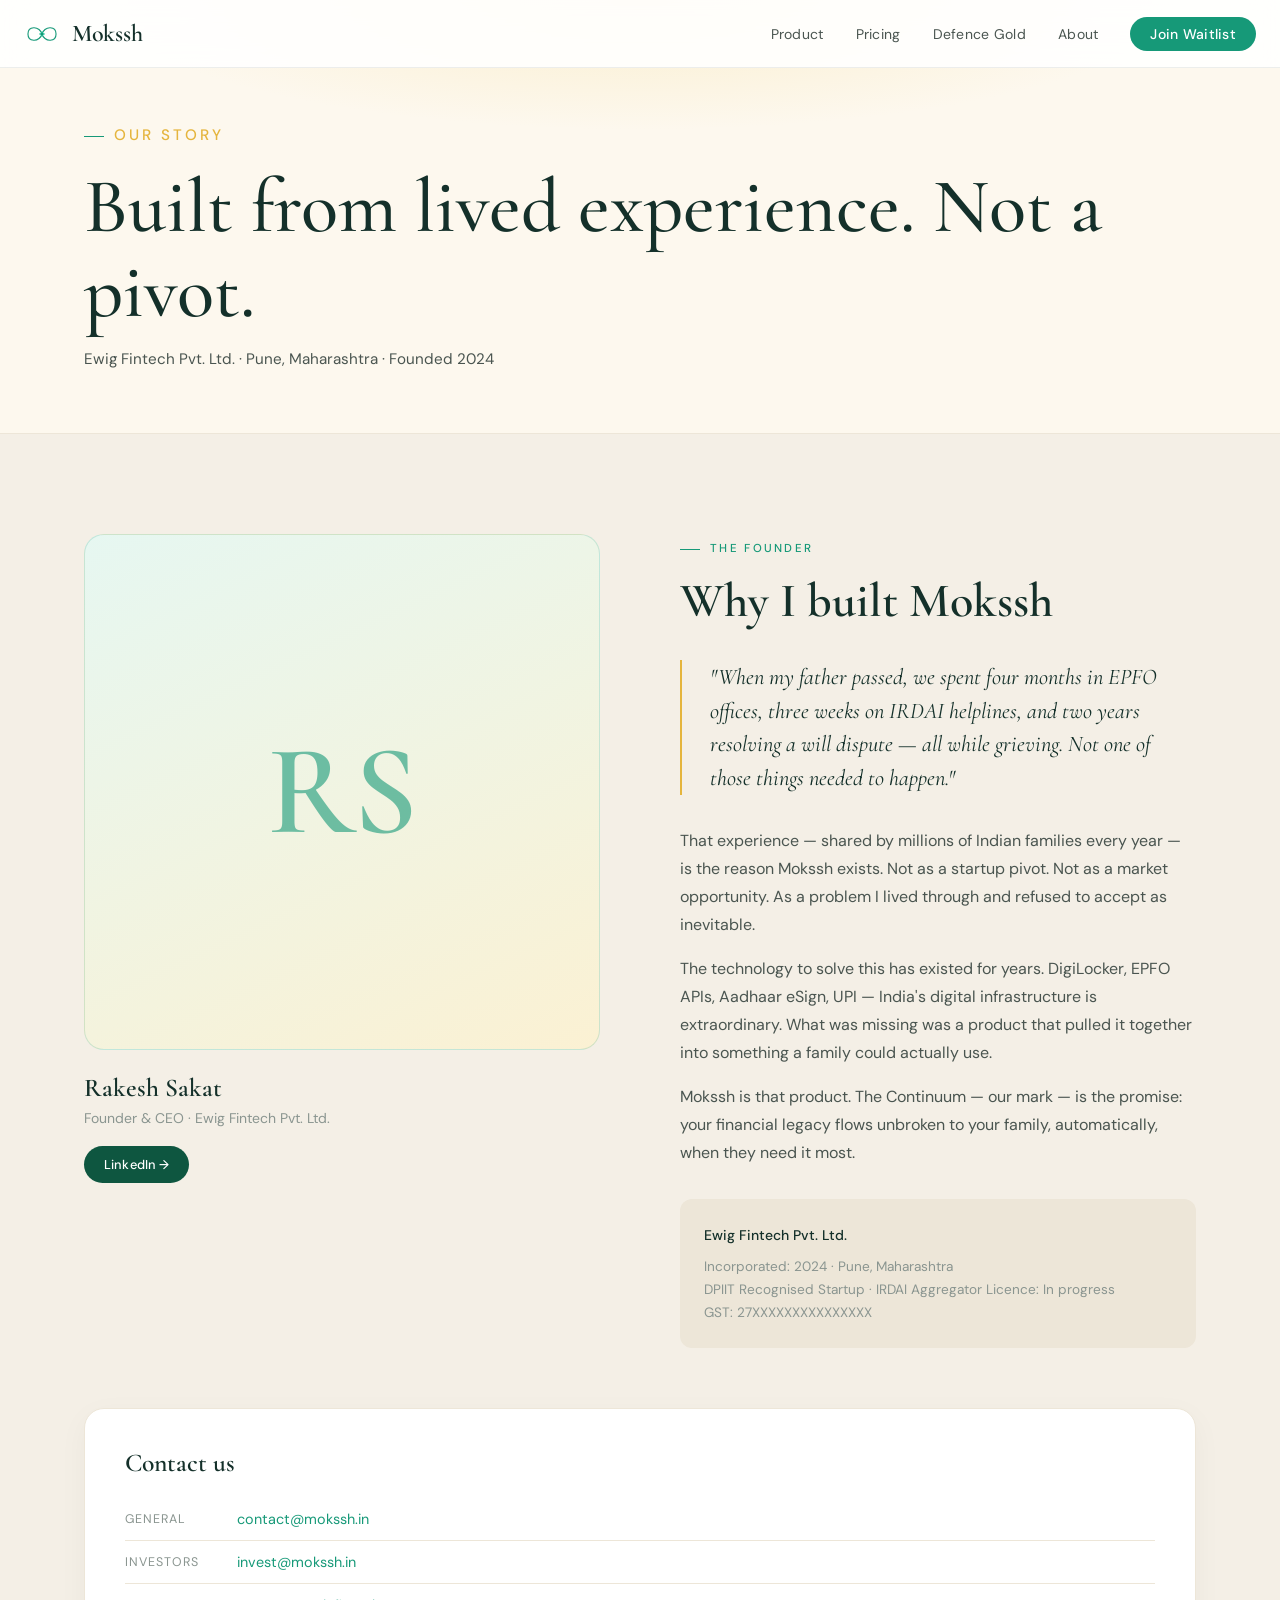
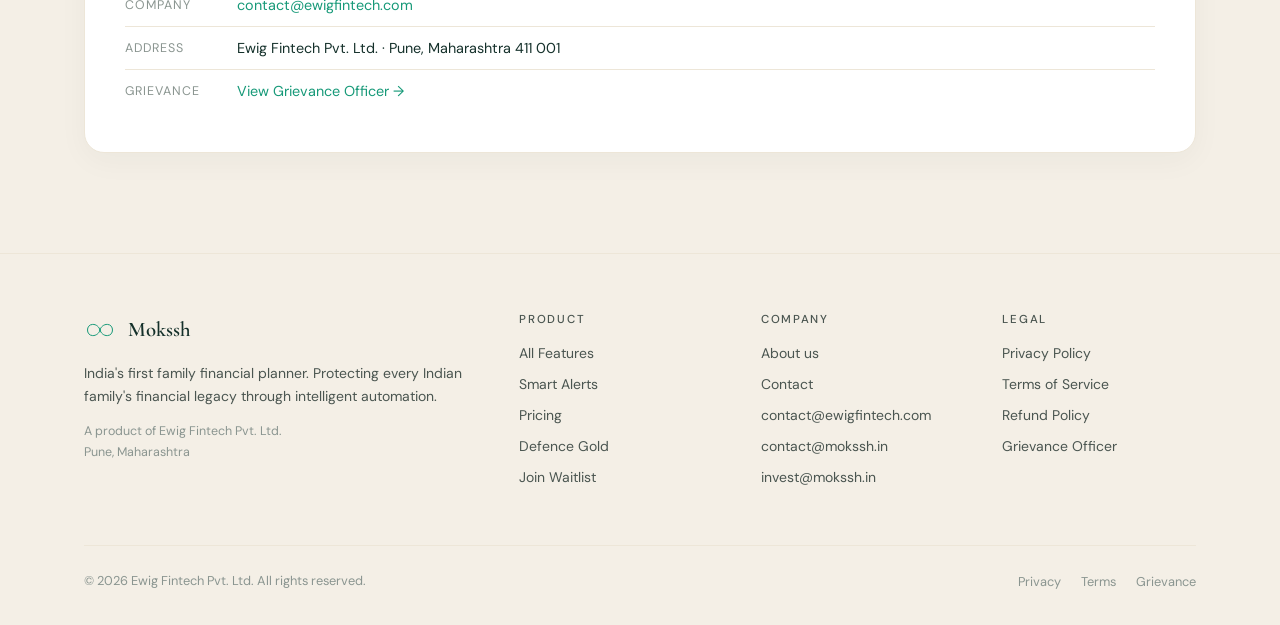
<file: about.html>
<!DOCTYPE html>
<html lang="en">
<head>
<meta charset="UTF-8"/><meta name="viewport" content="width=device-width, initial-scale=1.0"/>
<title>About — Mokssh</title>
<link rel="stylesheet" href="style.css"/>
<style>
.founder-grid { display:grid; grid-template-columns:1fr 1fr; gap:80px; align-items:start; }
.founder-photo { width:100%; aspect-ratio:1; background:linear-gradient(155deg, var(--teal-pale) 0%, var(--amber-pale) 100%); border:0.5px solid rgba(22,153,120,0.18); border-radius:var(--radius-lg); display:flex; align-items:center; justify-content:center; }
.founder-initial { font-family:'Cormorant Garamond',serif; font-size:8rem; font-weight:600; color:var(--teal-mid); opacity:0.6; }
.quote-block { border-left:2px solid var(--amber); padding-left:28px; margin:32px 0; }
.quote-block p { font-family:'Cormorant Garamond',serif; font-size:1.4rem; line-height:1.5; color:var(--ink); font-style:italic; }
.contact-card { background:var(--white); border:0.5px solid var(--cream-dark); border-radius:var(--radius-lg); padding:40px; margin-top:60px; box-shadow:0 8px 30px rgba(20,48,42,0.04); }
.contact-card h3 { color:var(--ink); margin-bottom:20px; }
.contact-row { display:flex; gap:12px; align-items:center; padding:12px 0; border-bottom:0.5px solid var(--cream-dark); }
.contact-row:last-child { border-bottom:none; }
.contact-label { font-size:0.78rem; letter-spacing:0.08em; color:var(--ink-light); text-transform:uppercase; min-width:100px; }
.contact-val { color:var(--ink); font-size:0.9rem; }
.contact-val a { color:var(--teal-mid); text-decoration:none; }
.contact-val a:hover { color:var(--teal-deep); }
@media(max-width:700px){ .founder-grid{grid-template-columns:1fr;} }
</style>
</head>
<body>
<div id="nav-placeholder"></div>

<section class="legal-hero">
  <div class="container">
    <p class="section-label" style="color:var(--gold)">Our story</p>
    <h1>Built from lived experience. Not a pivot.</h1>
    <p>Ewig Fintech Pvt. Ltd. · Pune, Maharashtra · Founded 2024</p>
  </div>
</section>

<section class="section" style="background:var(--cream)">
  <div class="container">
    <div class="founder-grid">
      <div>
        <div class="founder-photo"><span class="founder-initial">RS</span></div>
        <div style="margin-top:24px">
          <h3 style="margin-bottom:4px">Rakesh Sakat</h3>
          <p style="font-size:0.875rem;color:var(--ink-light);margin-bottom:16px">Founder &amp; CEO · Ewig Fintech Pvt. Ltd.</p>
          <a href="https://linkedin.com/in/rakeshsakat" target="_blank" class="btn btn-dark" style="font-size:0.8rem;padding:10px 20px">LinkedIn →</a>
        </div>
      </div>
      <div>
        <p class="section-label">The founder</p>
        <h2>Why I built Mokssh</h2>
        <div class="quote-block">
          <p>"When my father passed, we spent four months in EPFO offices, three weeks on IRDAI helplines, and two years resolving a will dispute — all while grieving. Not one of those things needed to happen."</p>
        </div>
        <p>That experience — shared by millions of Indian families every year — is the reason Mokssh exists. Not as a startup pivot. Not as a market opportunity. As a problem I lived through and refused to accept as inevitable.</p>
        <p style="margin-top:16px">The technology to solve this has existed for years. DigiLocker, EPFO APIs, Aadhaar eSign, UPI — India's digital infrastructure is extraordinary. What was missing was a product that pulled it together into something a family could actually use.</p>
        <p style="margin-top:16px">Mokssh is that product. The Continuum — our mark — is the promise: your financial legacy flows unbroken to your family, automatically, when they need it most.</p>
        <div style="margin-top:32px;padding:24px;background:var(--cream-dark);border-radius:var(--radius-md)">
          <p style="font-size:0.875rem;font-weight:500;margin-bottom:8px;color:var(--ink)">Ewig Fintech Pvt. Ltd.</p>
          <p style="font-size:0.85rem;color:var(--ink-light);line-height:1.7">Incorporated: 2024 · Pune, Maharashtra<br/>DPIIT Recognised Startup · IRDAI Aggregator Licence: In progress<br/>GST: 27XXXXXXXXXXXXXXX</p>
        </div>
      </div>
    </div>

    <div class="contact-card" id="contact">
      <h3>Contact us</h3>
      <div class="contact-row"><span class="contact-label">General</span><span class="contact-val"><a href="mailto:contact@mokssh.in">contact@mokssh.in</a></span></div>
      <div class="contact-row"><span class="contact-label">Investors</span><span class="contact-val"><a href="mailto:invest@mokssh.in">invest@mokssh.in</a></span></div>
      <div class="contact-row"><span class="contact-label">Company</span><span class="contact-val"><a href="mailto:contact@ewigfintech.com">contact@ewigfintech.com</a></span></div>
      <div class="contact-row"><span class="contact-label">Address</span><span class="contact-val">Ewig Fintech Pvt. Ltd. · Pune, Maharashtra 411 001</span></div>
      <div class="contact-row"><span class="contact-label">Grievance</span><span class="contact-val"><a href="grievance.html">View Grievance Officer →</a></span></div>
    </div>
  </div>
</section>

<div id="footer-placeholder"></div>
<script src="components.js"></script>
</body>
</html>
</file>
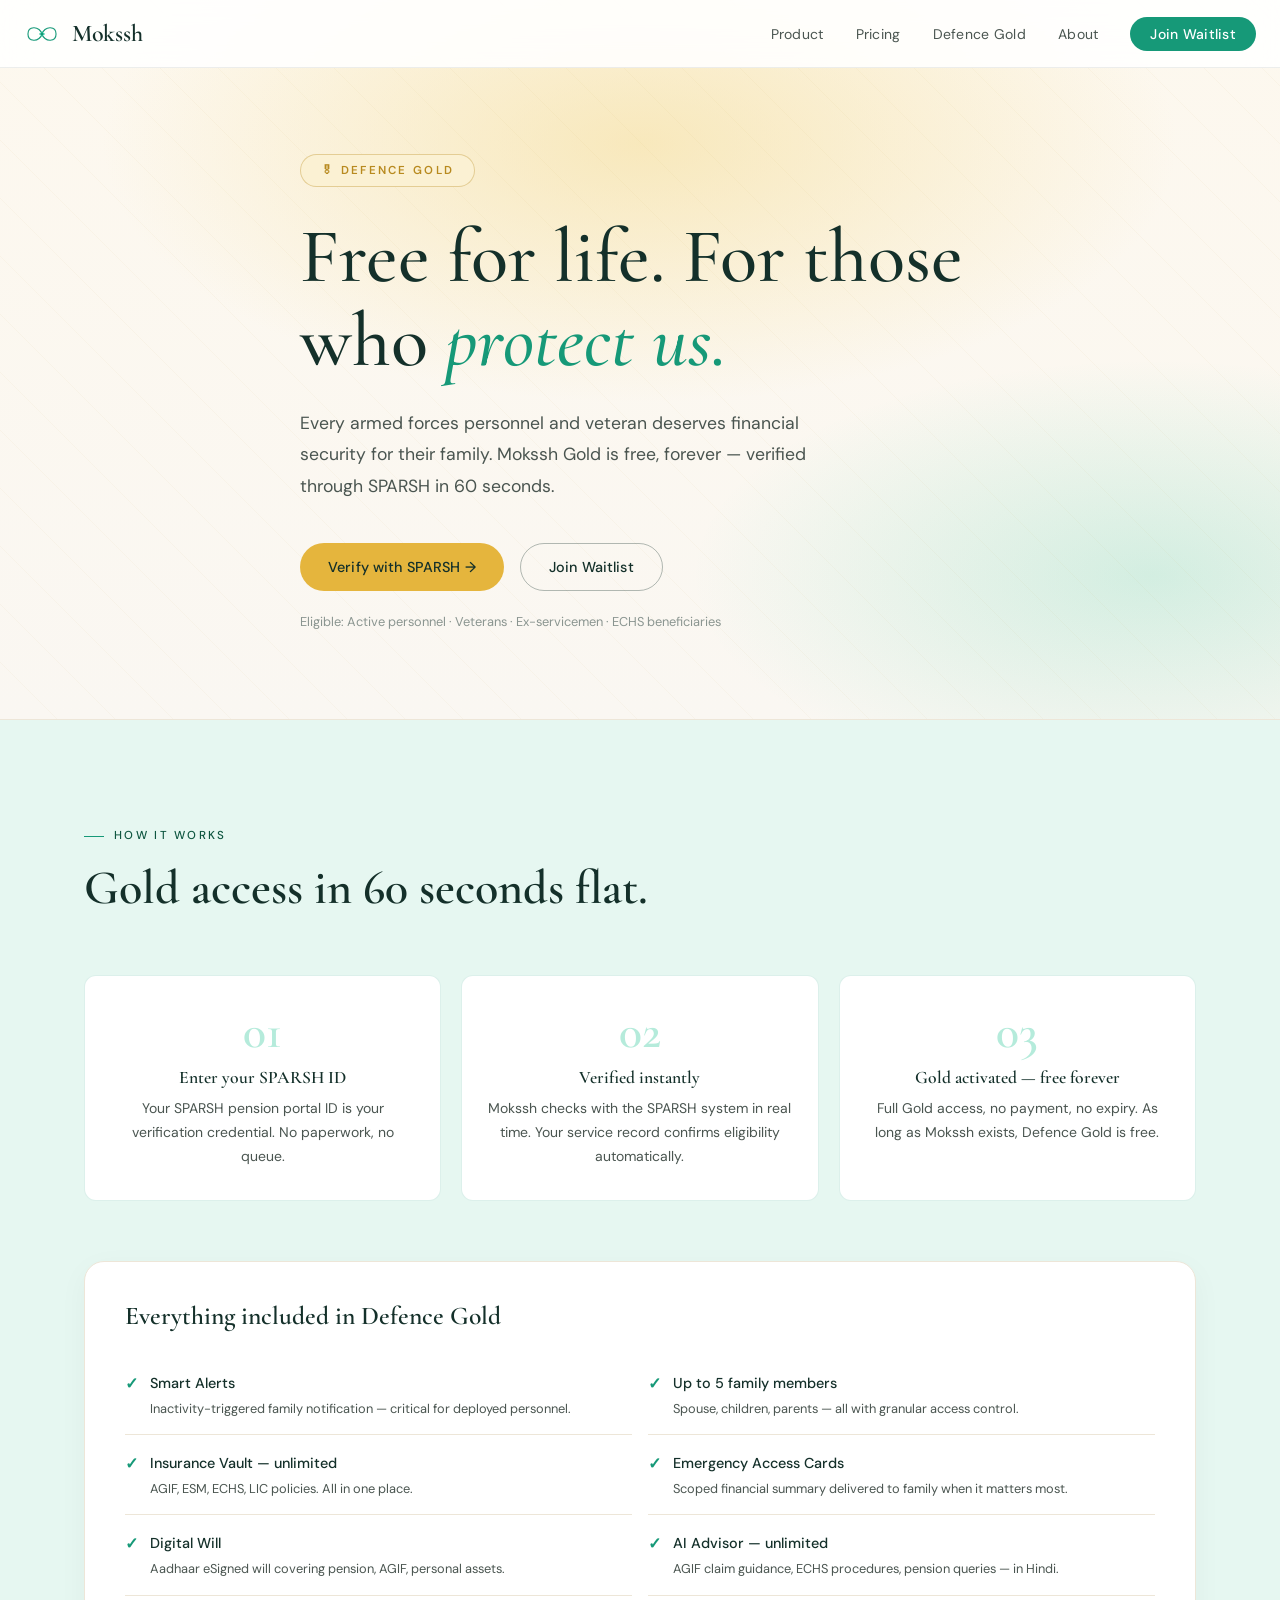
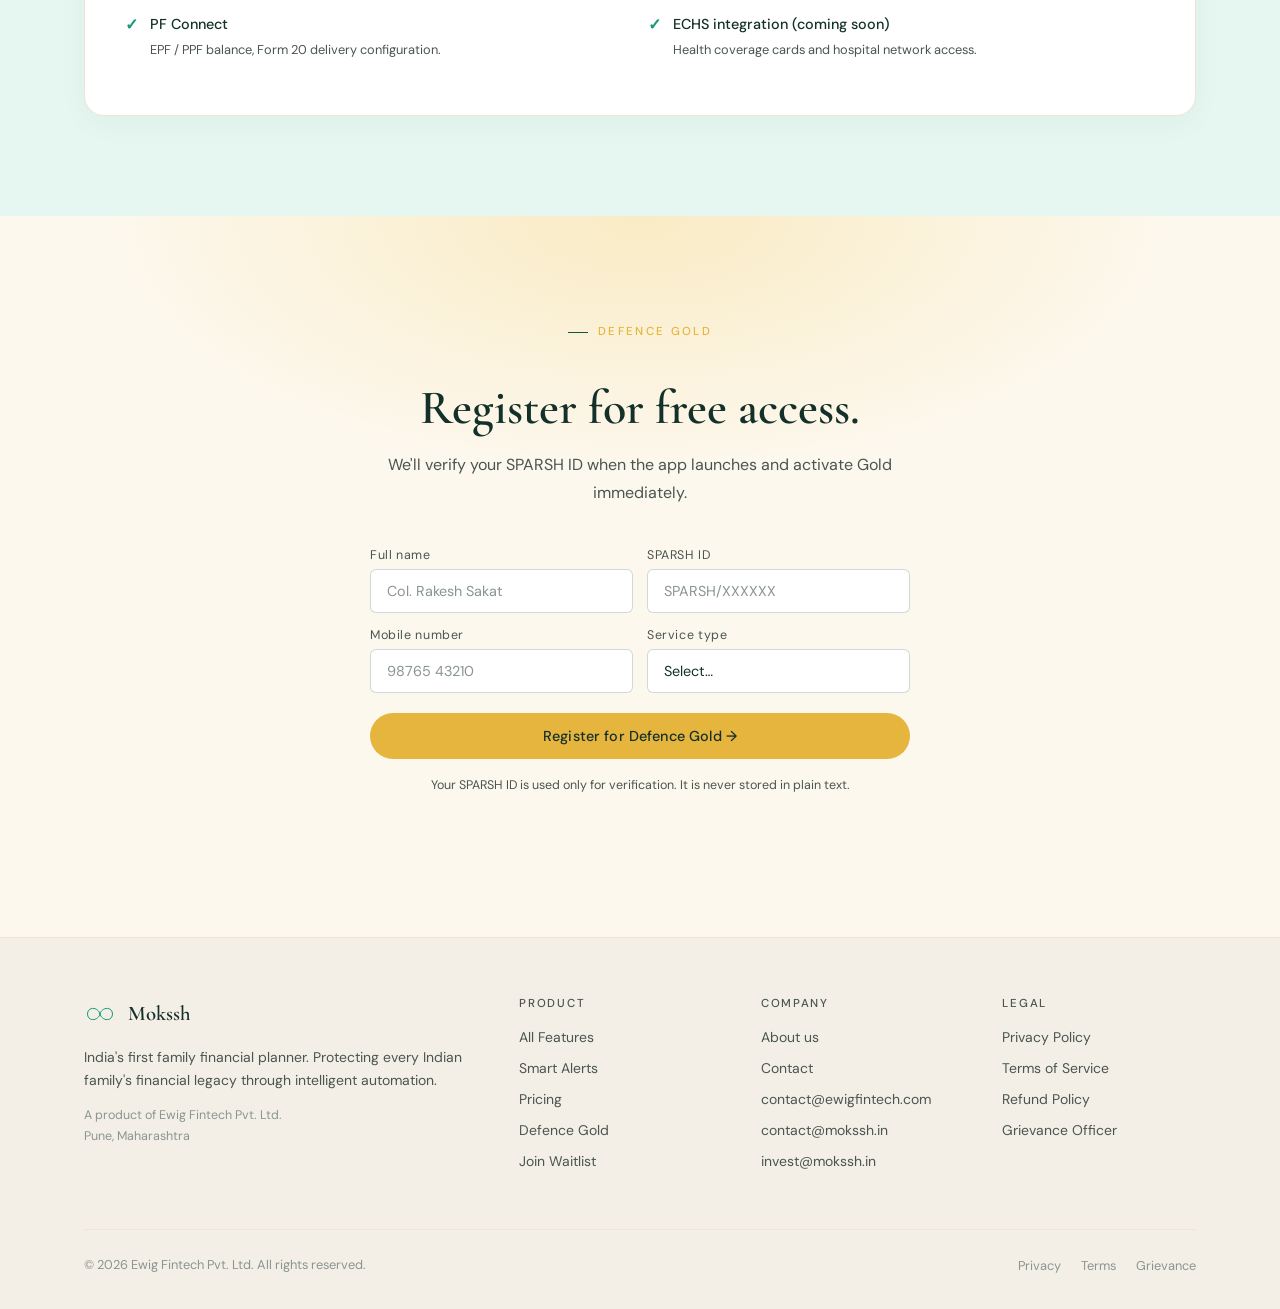
<file: defence.html>
<!DOCTYPE html>
<html lang="en">
<head>
<meta charset="UTF-8"/>
<meta name="viewport" content="width=device-width, initial-scale=1.0"/>
<meta name="description" content="Mokssh Defence Gold — Free for life for Indian armed forces personnel and veterans. SPARSH verified. Full Gold access at no cost."/>
<title>Defence Gold — Mokssh</title>
<link rel="stylesheet" href="style.css"/>
<style>
.defence-hero {
  background:
    radial-gradient(ellipse 70% 60% at 50% 20%, rgba(245,222,154,0.6) 0%, rgba(245,222,154,0) 60%),
    radial-gradient(ellipse 60% 50% at 90% 80%, rgba(31,196,152,0.18) 0%, rgba(31,196,152,0) 60%),
    linear-gradient(180deg, var(--cream-warm) 0%, var(--bg-base) 100%);
  min-height: 80vh;
  display: flex;
  align-items: center;
  padding-top: 68px;
  position: relative;
  overflow: hidden;
  border-bottom: 0.5px solid var(--cream-dark);
}
.defence-hero::after {
  content: '';
  position: absolute;
  inset: 0;
  background: repeating-linear-gradient(45deg, transparent, transparent 40px, rgba(184,138,31,0.04) 40px, rgba(184,138,31,0.04) 41px);
  pointer-events: none;
}
.defence-badge-large {
  display: inline-flex;
  align-items: center;
  gap: 10px;
  background: var(--amber-pale);
  border: 0.5px solid rgba(184,138,31,0.35);
  border-radius: 100px;
  padding: 8px 20px;
  margin-bottom: 28px;
  position: relative;
  z-index: 1;
}
.defence-badge-large span {
  font-size: 0.72rem;
  letter-spacing: 0.2em;
  text-transform: uppercase;
  color: var(--amber-deep);
  font-weight: 600;
}
.defence-steps {
  display: grid;
  grid-template-columns: repeat(3, 1fr);
  gap: 20px;
  margin-top: 60px;
}
.defence-step {
  background: var(--white);
  border: 0.5px solid rgba(22,153,120,0.15);
  border-radius: var(--radius-md);
  padding: 32px 24px;
  text-align: center;
  transition: transform 0.3s, box-shadow 0.3s;
}
.defence-step:hover {
  transform: translateY(-4px);
  box-shadow: 0 14px 32px rgba(22,153,120,0.10);
}
.defence-step-num {
  font-family: 'Cormorant Garamond', serif;
  font-size: 3rem;
  font-weight: 600;
  color: var(--teal-soft);
  display: block;
  margin-bottom: 12px;
  line-height: 1;
}
.defence-step h3 {
  color: var(--ink);
  font-size: 1.1rem;
  margin-bottom: 10px;
}
.defence-step p {
  font-size: 0.875rem;
  color: var(--ink-mid);
  line-height: 1.7;
}
.defence-includes {
  background: var(--white);
  border: 0.5px solid var(--cream-dark);
  border-radius: var(--radius-lg);
  padding: 40px;
  margin-top: 60px;
  box-shadow: 0 8px 30px rgba(20,48,42,0.04);
}
.defence-includes h3 {
  color: var(--ink);
  margin-bottom: 24px;
}
.defence-grid-2 {
  display: grid;
  grid-template-columns: 1fr 1fr;
  gap: 16px;
}
.defence-feature {
  display: flex;
  gap: 12px;
  padding: 16px 0;
  border-bottom: 0.5px solid var(--cream-dark);
}
.defence-feature:last-child {
  border-bottom: none;
}
.defence-feature-check {
  color: var(--teal-mid);
  font-size: 1rem;
  font-weight: 600;
  flex-shrink: 0;
  margin-top: 2px;
}
.defence-feature-title {
  font-size: 0.9rem;
  font-weight: 500;
  color: var(--ink);
  margin-bottom: 3px;
}
.defence-feature-desc {
  font-size: 0.8rem;
  color: var(--ink-mid);
  line-height: 1.5;
}
.defence-success {
  display: none;
  text-align: center;
  padding: 48px 24px;
  background: var(--white);
  border: 0.5px solid rgba(22,153,120,0.2);
  border-radius: var(--radius-lg);
  max-width: 560px;
  margin: 0 auto;
}
.defence-success h3 {
  color: var(--teal-mid);
  font-size: 1.5rem;
  margin-bottom: 12px;
}
.defence-success p {
  color: var(--ink-mid);
  line-height: 1.7;
}
@media (max-width: 700px) {
  .defence-steps { grid-template-columns: 1fr; }
  .defence-grid-2 { grid-template-columns: 1fr; }
}
</style>
</head>
<body>
<div id="nav-placeholder"></div>

<section class="defence-hero">
  <div class="container">
    <div style="max-width:680px;position:relative;z-index:1">
      <div class="defence-badge-large"><span>🎖 Defence Gold</span></div>
      <h1 style="color:var(--ink);margin-bottom:24px">Free for life. For those who <em style="color:var(--teal-mid)">protect us.</em></h1>
      <p style="font-size:1.1rem;color:var(--ink-mid);max-width:520px;line-height:1.8;margin-bottom:40px">Every armed forces personnel and veteran deserves financial security for their family. Mokssh Gold is free, forever — verified through SPARSH in 60 seconds.</p>
      <div style="display:flex;gap:16px;flex-wrap:wrap">
        <a href="#verify" class="btn btn-gold">Verify with SPARSH →</a>
        <a href="index.html#waitlist" class="btn btn-outline">Join Waitlist</a>
      </div>
      <p style="margin-top:20px;font-size:0.8rem;color:var(--ink-light)">Eligible: Active personnel · Veterans · Ex-servicemen · ECHS beneficiaries</p>
    </div>
  </div>
</section>

<section class="section" style="background:var(--teal-pale)">
  <div class="container">
    <p class="section-label" style="color:var(--teal-deep)">How it works</p>
    <h2 style="color:var(--ink)">Gold access in 60 seconds flat.</h2>
    <div class="defence-steps">
      <div class="defence-step fade-up">
        <span class="defence-step-num">01</span>
        <h3>Enter your SPARSH ID</h3>
        <p>Your SPARSH pension portal ID is your verification credential. No paperwork, no queue.</p>
      </div>
      <div class="defence-step fade-up">
        <span class="defence-step-num">02</span>
        <h3>Verified instantly</h3>
        <p>Mokssh checks with the SPARSH system in real time. Your service record confirms eligibility automatically.</p>
      </div>
      <div class="defence-step fade-up">
        <span class="defence-step-num">03</span>
        <h3>Gold activated — free forever</h3>
        <p>Full Gold access, no payment, no expiry. As long as Mokssh exists, Defence Gold is free.</p>
      </div>
    </div>

    <div class="defence-includes">
      <h3>Everything included in Defence Gold</h3>
      <div class="defence-grid-2">
        <div>
          <div class="defence-feature">
            <span class="defence-feature-check">✓</span>
            <div>
              <p class="defence-feature-title">Smart Alerts</p>
              <p class="defence-feature-desc">Inactivity-triggered family notification — critical for deployed personnel.</p>
            </div>
          </div>
          <div class="defence-feature">
            <span class="defence-feature-check">✓</span>
            <div>
              <p class="defence-feature-title">Insurance Vault — unlimited</p>
              <p class="defence-feature-desc">AGIF, ESM, ECHS, LIC policies. All in one place.</p>
            </div>
          </div>
          <div class="defence-feature">
            <span class="defence-feature-check">✓</span>
            <div>
              <p class="defence-feature-title">Digital Will</p>
              <p class="defence-feature-desc">Aadhaar eSigned will covering pension, AGIF, personal assets.</p>
            </div>
          </div>
          <div class="defence-feature">
            <span class="defence-feature-check">✓</span>
            <div>
              <p class="defence-feature-title">PF Connect</p>
              <p class="defence-feature-desc">EPF / PPF balance, Form 20 delivery configuration.</p>
            </div>
          </div>
        </div>
        <div>
          <div class="defence-feature">
            <span class="defence-feature-check">✓</span>
            <div>
              <p class="defence-feature-title">Up to 5 family members</p>
              <p class="defence-feature-desc">Spouse, children, parents — all with granular access control.</p>
            </div>
          </div>
          <div class="defence-feature">
            <span class="defence-feature-check">✓</span>
            <div>
              <p class="defence-feature-title">Emergency Access Cards</p>
              <p class="defence-feature-desc">Scoped financial summary delivered to family when it matters most.</p>
            </div>
          </div>
          <div class="defence-feature">
            <span class="defence-feature-check">✓</span>
            <div>
              <p class="defence-feature-title">AI Advisor — unlimited</p>
              <p class="defence-feature-desc">AGIF claim guidance, ECHS procedures, pension queries — in Hindi.</p>
            </div>
          </div>
          <div class="defence-feature">
            <span class="defence-feature-check">✓</span>
            <div>
              <p class="defence-feature-title">ECHS integration (coming soon)</p>
              <p class="defence-feature-desc">Health coverage cards and hospital network access.</p>
            </div>
          </div>
        </div>
      </div>
    </div>
  </div>
</section>

<section class="section waitlist" id="verify">
  <div class="container">
    <div class="waitlist-inner">
      <p class="section-label" style="color:var(--gold);justify-content:center">Defence Gold</p>
      <h2>Register for free access.</h2>
      <p>We'll verify your SPARSH ID when the app launches and activate Gold immediately.</p>

      <div id="def-form-wrap">
        <form class="waitlist-form" action="https://formspree.io/f/xojrozoy" method="POST" onsubmit="submitDefence(event)">
          <div class="form-row">
            <div class="form-group">
              <label for="d-name">Full name</label>
              <input type="text" name="name" id="d-name" placeholder="Col. Rakesh Sakat" required/>
            </div>
            <div class="form-group">
              <label for="d-sparsh">SPARSH ID</label>
              <input type="text" name="sparsh_id" id="d-sparsh" placeholder="SPARSH/XXXXXX" required/>
            </div>
          </div>
          <div class="form-row">
            <div class="form-group">
              <label for="d-phone">Mobile number</label>
              <input type="tel" name="phone" id="d-phone" placeholder="98765 43210" maxlength="10" pattern="[0-9]{10}" required/>
            </div>
            <div class="form-group">
              <label for="d-service">Service type</label>
              <select name="service_type" id="d-service" required>
                <option value="">Select…</option>
                <option value="army">Indian Army</option>
                <option value="navy">Indian Navy</option>
                <option value="af">Indian Air Force</option>
                <option value="veteran">Veteran / Ex-serviceman</option>
                <option value="family">War widow / Family</option>
              </select>
            </div>
          </div>
          <button type="submit" class="btn btn-gold">Register for Defence Gold →</button>
          <p class="waitlist-note">Your SPARSH ID is used only for verification. It is never stored in plain text.</p>
        </form>
      </div>

      <div id="def-success" class="defence-success">
        <h3>Registered ✓</h3>
        <p>We'll verify your SPARSH ID at launch and activate Defence Gold immediately. Jai Hind.</p>
      </div>
    </div>
  </div>
</section>

<div id="footer-placeholder"></div>
<script src="components.js"></script>
<script>
function submitDefence(e) {
  e.preventDefault();

  fetch('https://formspree.io/f/xojrozoy', {
    method: 'POST',
    body: new FormData(e.target),
    headers: { 'Accept': 'application/json' }
  }).catch(function (err) {
    console.error('Formspree submission error:', err);
  });

  document.getElementById('def-form-wrap').style.display = 'none';
  document.getElementById('def-success').style.display = 'block';
}
</script>
</body>
</html>
</file>
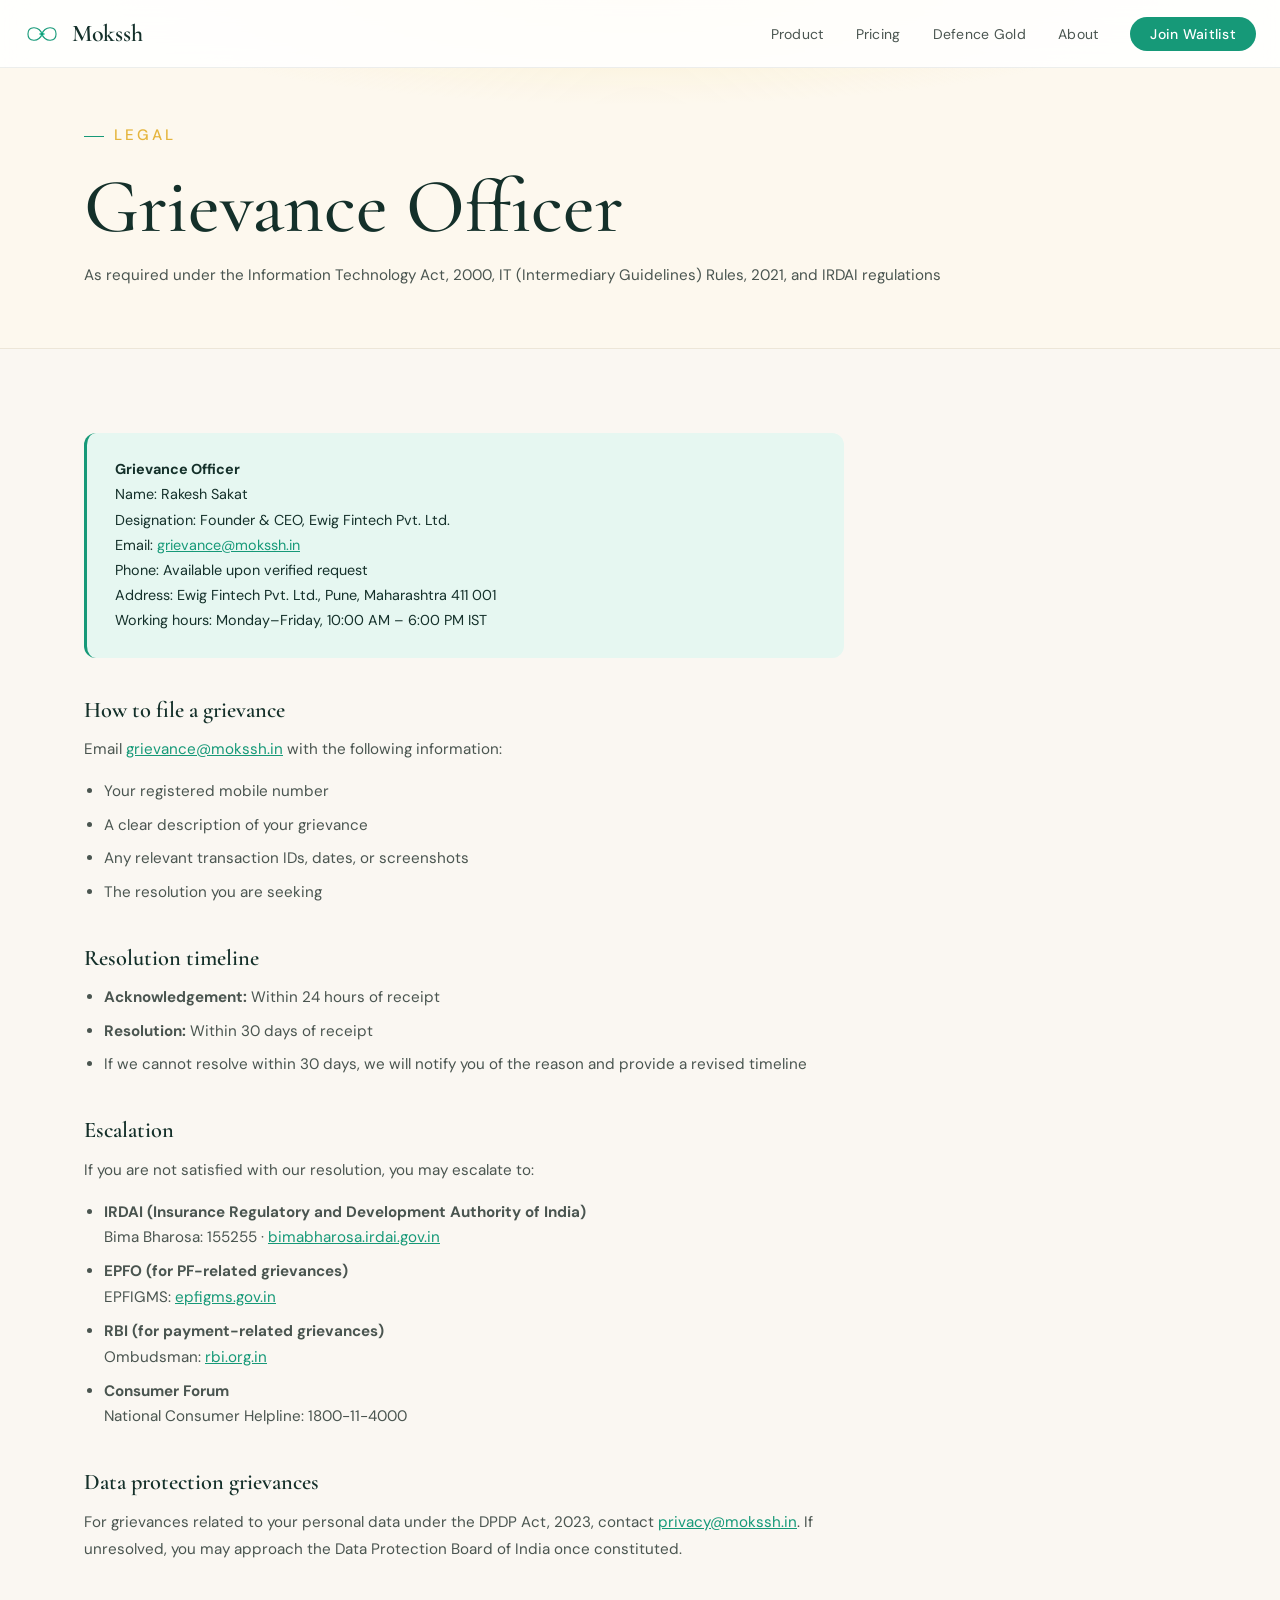
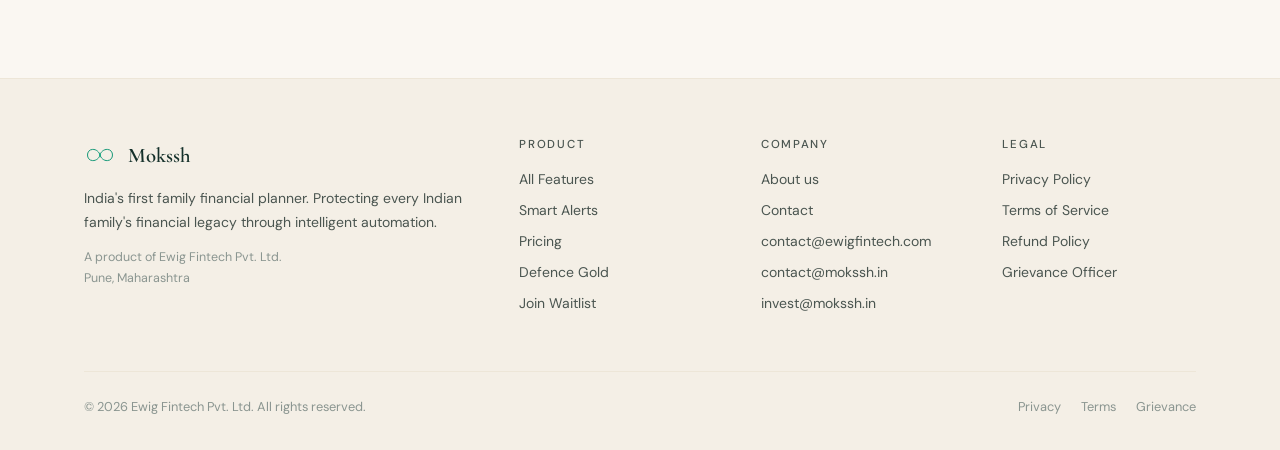
<file: grievance.html>
<!DOCTYPE html>
<html lang="en">
<head>
<meta charset="UTF-8"/><meta name="viewport" content="width=device-width,initial-scale=1.0"/>
<title>Grievance Officer — Mokssh</title>
<link rel="stylesheet" href="style.css"/>
</head>
<body>
<div id="nav-placeholder"></div>
<section class="legal-hero"><div class="container">
  <p class="section-label" style="color:var(--gold)">Legal</p>
  <h1>Grievance Officer</h1>
  <p>As required under the Information Technology Act, 2000, IT (Intermediary Guidelines) Rules, 2021, and IRDAI regulations</p>
</div></section>
<section class="legal-body"><div class="container"><div class="legal-content">
  <div class="legal-box">
    <p><strong>Grievance Officer</strong><br/>
    Name: Rakesh Sakat<br/>
    Designation: Founder &amp; CEO, Ewig Fintech Pvt. Ltd.<br/>
    Email: <a href="mailto:grievance@mokssh.in">grievance@mokssh.in</a><br/>
    Phone: Available upon verified request<br/>
    Address: Ewig Fintech Pvt. Ltd., Pune, Maharashtra 411 001<br/>
    Working hours: Monday–Friday, 10:00 AM – 6:00 PM IST</p>
  </div>

  <h2>How to file a grievance</h2>
  <p>Email <a href="mailto:grievance@mokssh.in">grievance@mokssh.in</a> with the following information:</p>
  <ul>
    <li>Your registered mobile number</li>
    <li>A clear description of your grievance</li>
    <li>Any relevant transaction IDs, dates, or screenshots</li>
    <li>The resolution you are seeking</li>
  </ul>

  <h2>Resolution timeline</h2>
  <ul>
    <li><strong>Acknowledgement:</strong> Within 24 hours of receipt</li>
    <li><strong>Resolution:</strong> Within 30 days of receipt</li>
    <li>If we cannot resolve within 30 days, we will notify you of the reason and provide a revised timeline</li>
  </ul>

  <h2>Escalation</h2>
  <p>If you are not satisfied with our resolution, you may escalate to:</p>
  <ul>
    <li><strong>IRDAI (Insurance Regulatory and Development Authority of India)</strong><br/>Bima Bharosa: 155255 · <a href="https://bimabharosa.irdai.gov.in" target="_blank">bimabharosa.irdai.gov.in</a></li>
    <li><strong>EPFO (for PF-related grievances)</strong><br/>EPFIGMS: <a href="https://epfigms.gov.in" target="_blank">epfigms.gov.in</a></li>
    <li><strong>RBI (for payment-related grievances)</strong><br/>Ombudsman: <a href="https://rbi.org.in/scripts/Complaints.aspx" target="_blank">rbi.org.in</a></li>
    <li><strong>Consumer Forum</strong><br/>National Consumer Helpline: 1800-11-4000</li>
  </ul>

  <h2>Data protection grievances</h2>
  <p>For grievances related to your personal data under the DPDP Act, 2023, contact <a href="mailto:privacy@mokssh.in">privacy@mokssh.in</a>. If unresolved, you may approach the Data Protection Board of India once constituted.</p>
</div></div></section>
<div id="footer-placeholder"></div>
<script src="components.js"></script>
</body>
</html>
</file>
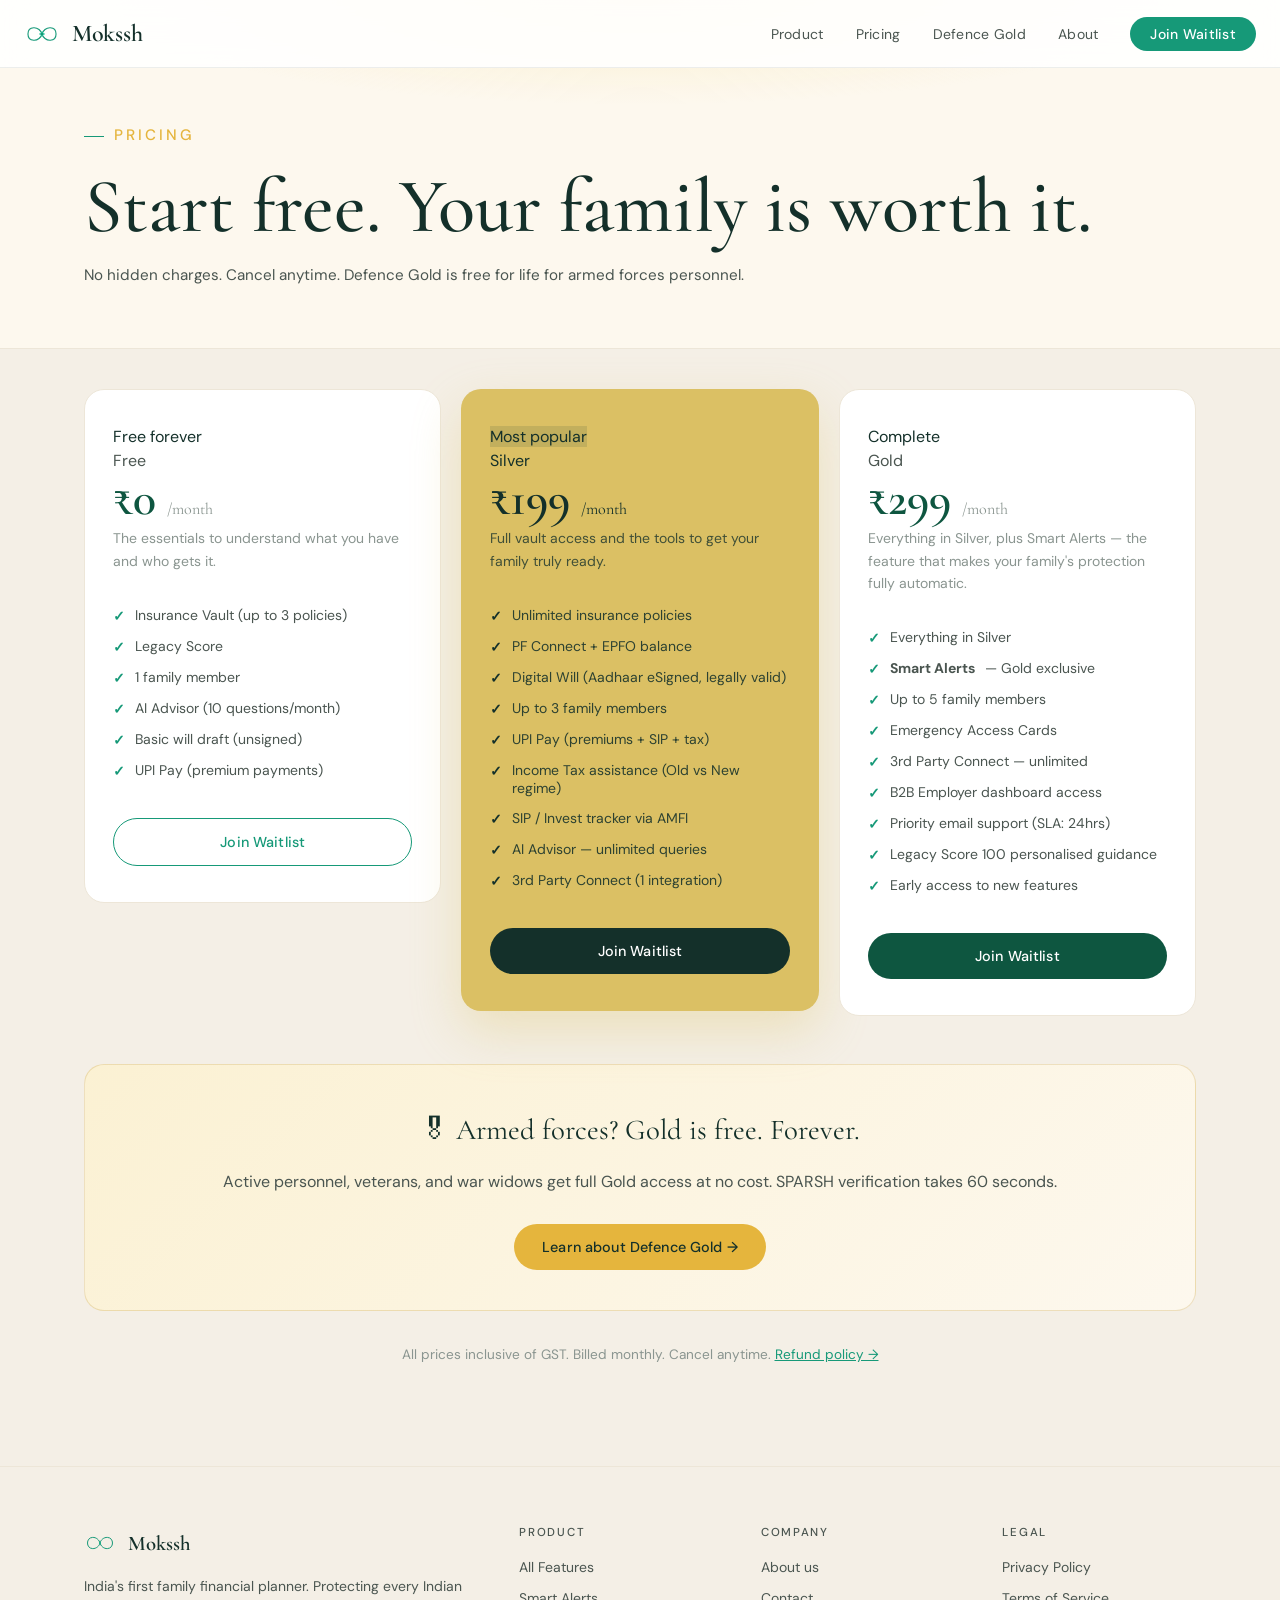
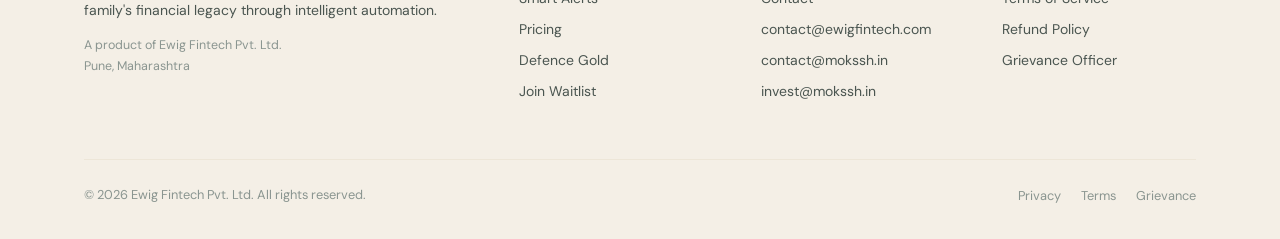
<file: pricing.html>
<!DOCTYPE html>
<html lang="en">
<head>
<meta charset="UTF-8"/><meta name="viewport" content="width=device-width,initial-scale=1.0"/>
<title>Pricing — Mokssh</title>
<link rel="stylesheet" href="style.css"/>
</head>
<body>
<div id="nav-placeholder"></div>
<section class="legal-hero" style="padding:120px 0 60px"><div class="container">
  <p class="section-label" style="color:var(--gold)">Pricing</p>
  <h1>Start free. Your family is worth it.</h1>
  <p>No hidden charges. Cancel anytime. Defence Gold is free for life for armed forces personnel.</p>
</div></section>
<section class="section pricing" style="padding-top:40px"><div class="container">
  <div class="pricing-grid">
    <div class="pricing-card fade-up">
      <span class="plan-badge">Free forever</span>
      <p class="plan-name">Free</p>
      <p class="plan-price">₹0 <span>/month</span></p>
      <p class="plan-desc">The essentials to understand what you have and who gets it.</p>
      <ul class="feature-list">
        <li>Insurance Vault (up to 3 policies)</li>
        <li>Legacy Score</li>
        <li>1 family member</li>
        <li>AI Advisor (10 questions/month)</li>
        <li>Basic will draft (unsigned)</li>
        <li>UPI Pay (premium payments)</li>
      </ul>
      <a href="index.html#waitlist" class="btn" style="width:100%;justify-content:center;border:0.5px solid var(--green-mid);color:var(--green-mid)">Join Waitlist</a>
    </div>
    <div class="pricing-card featured fade-up">
      <span class="plan-badge">Most popular</span>
      <p class="plan-name">Silver</p>
      <p class="plan-price">₹199 <span>/month</span></p>
      <p class="plan-desc">Full vault access and the tools to get your family truly ready.</p>
      <ul class="feature-list">
        <li>Unlimited insurance policies</li>
        <li>PF Connect + EPFO balance</li>
        <li>Digital Will (Aadhaar eSigned, legally valid)</li>
        <li>Up to 3 family members</li>
        <li>UPI Pay (premiums + SIP + tax)</li>
        <li>Income Tax assistance (Old vs New regime)</li>
        <li>SIP / Invest tracker via AMFI</li>
        <li>AI Advisor — unlimited queries</li>
        <li>3rd Party Connect (1 integration)</li>
      </ul>
      <a href="index.html#waitlist" class="btn btn-gold" style="width:100%;justify-content:center">Join Waitlist</a>
    </div>
    <div class="pricing-card fade-up">
      <span class="plan-badge">Complete</span>
      <p class="plan-name">Gold</p>
      <p class="plan-price">₹299 <span>/month</span></p>
      <p class="plan-desc">Everything in Silver, plus Smart Alerts — the feature that makes your family's protection fully automatic.</p>
      <ul class="feature-list">
        <li>Everything in Silver</li>
        <li><strong>Smart Alerts</strong> — Gold exclusive</li>
        <li>Up to 5 family members</li>
        <li>Emergency Access Cards</li>
        <li>3rd Party Connect — unlimited</li>
        <li>B2B Employer dashboard access</li>
        <li>Priority email support (SLA: 24hrs)</li>
        <li>Legacy Score 100 personalised guidance</li>
        <li>Early access to new features</li>
      </ul>
      <a href="index.html#waitlist" class="btn btn-dark" style="width:100%;justify-content:center">Join Waitlist</a>
    </div>
  </div>
  <div style="margin-top:48px;background:linear-gradient(135deg, var(--amber-pale) 0%, var(--cream-warm) 100%);border:0.5px solid rgba(184,138,31,0.22);border-radius:var(--radius-lg);padding:40px;text-align:center">
    <p style="font-size:1.8rem;font-family:'Cormorant Garamond',serif;color:var(--ink);margin-bottom:12px">🎖 Armed forces? Gold is free. Forever.</p>
    <p style="color:var(--ink-mid);margin-bottom:28px">Active personnel, veterans, and war widows get full Gold access at no cost. SPARSH verification takes 60 seconds.</p>
    <a href="defence.html" class="btn btn-gold">Learn about Defence Gold →</a>
  </div>
  <p style="text-align:center;margin-top:32px;font-size:0.85rem;color:var(--ink-light)">All prices inclusive of GST. Billed monthly. Cancel anytime. <a href="refunds.html" style="color:var(--green-mid)">Refund policy →</a></p>
</div></section>
<div id="footer-placeholder"></div>
<script src="components.js"></script>
</body>
</html>
</file>
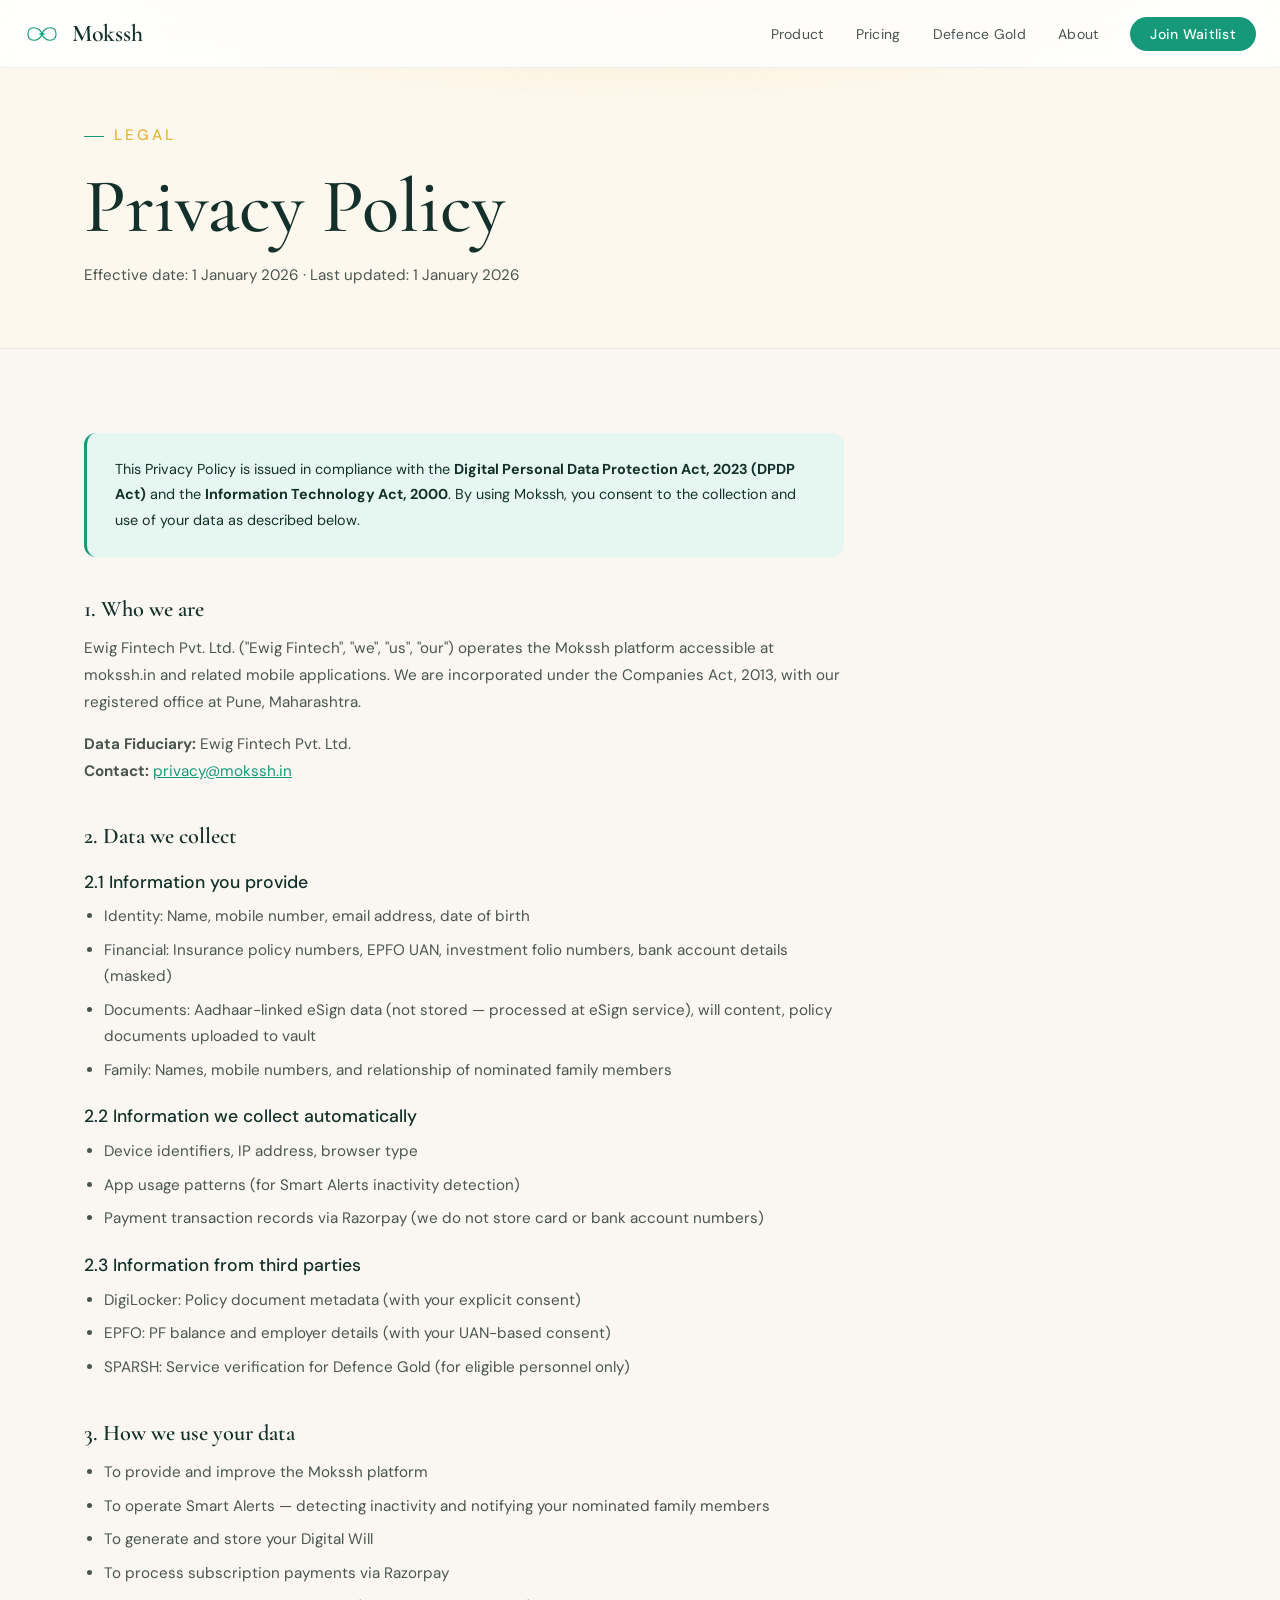
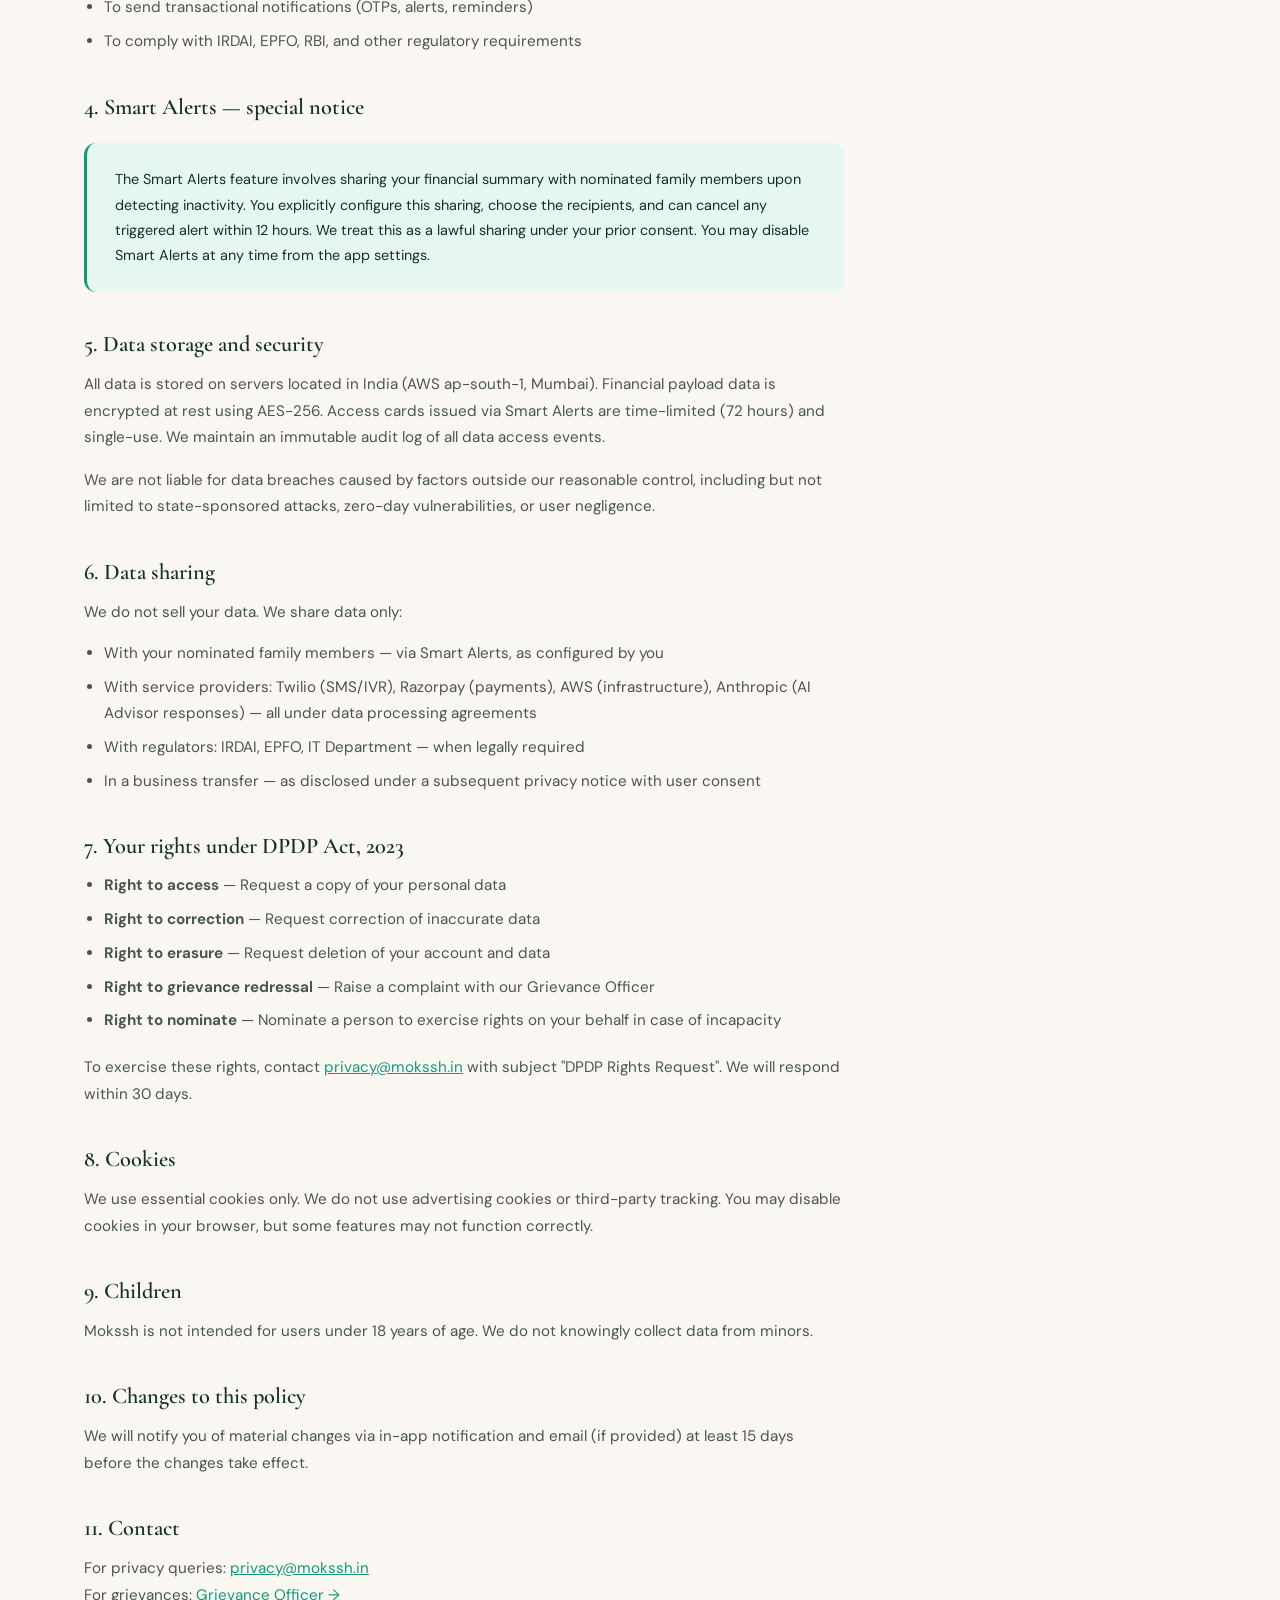
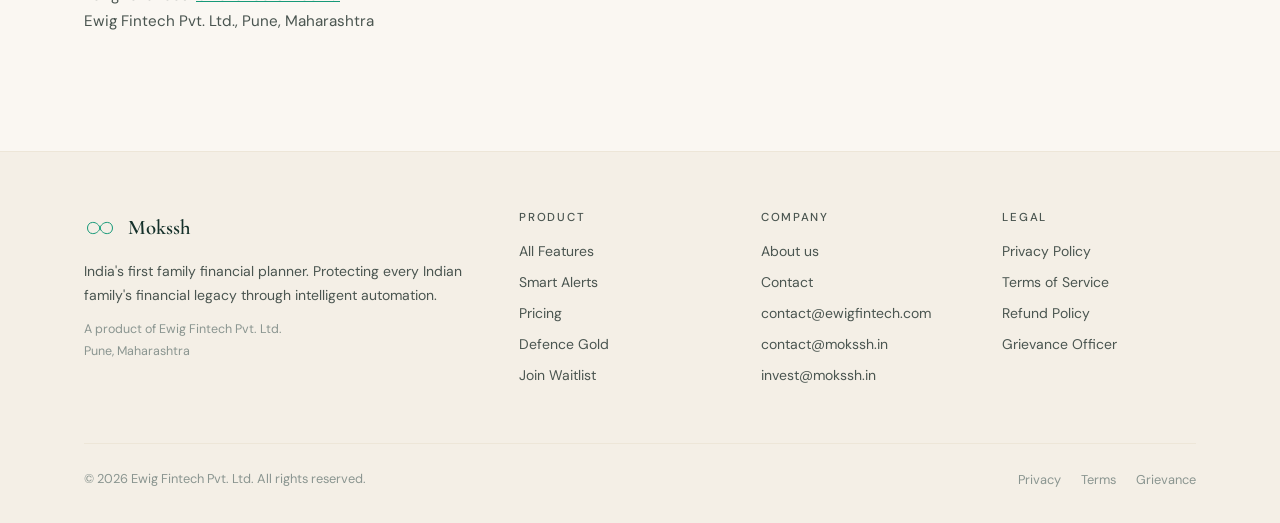
<file: privacy.html>
<!DOCTYPE html>
<html lang="en">
<head>
<meta charset="UTF-8"/><meta name="viewport" content="width=device-width,initial-scale=1.0"/>
<title>Privacy Policy — Mokssh</title>
<link rel="stylesheet" href="style.css"/>
</head>
<body>
<div id="nav-placeholder"></div>
<section class="legal-hero"><div class="container">
  <p class="section-label" style="color:var(--gold)">Legal</p>
  <h1>Privacy Policy</h1>
  <p>Effective date: 1 January 2026 · Last updated: 1 January 2026</p>
</div></section>
<section class="legal-body"><div class="container"><div class="legal-content">
  <div class="legal-box"><p>This Privacy Policy is issued in compliance with the <strong>Digital Personal Data Protection Act, 2023 (DPDP Act)</strong> and the <strong>Information Technology Act, 2000</strong>. By using Mokssh, you consent to the collection and use of your data as described below.</p></div>

  <h2>1. Who we are</h2>
  <p>Ewig Fintech Pvt. Ltd. ("Ewig Fintech", "we", "us", "our") operates the Mokssh platform accessible at mokssh.in and related mobile applications. We are incorporated under the Companies Act, 2013, with our registered office at Pune, Maharashtra.</p>
  <p><strong>Data Fiduciary:</strong> Ewig Fintech Pvt. Ltd.<br/><strong>Contact:</strong> <a href="mailto:privacy@mokssh.in">privacy@mokssh.in</a></p>

  <h2>2. Data we collect</h2>
  <h3>2.1 Information you provide</h3>
  <ul>
    <li>Identity: Name, mobile number, email address, date of birth</li>
    <li>Financial: Insurance policy numbers, EPFO UAN, investment folio numbers, bank account details (masked)</li>
    <li>Documents: Aadhaar-linked eSign data (not stored — processed at eSign service), will content, policy documents uploaded to vault</li>
    <li>Family: Names, mobile numbers, and relationship of nominated family members</li>
  </ul>
  <h3>2.2 Information we collect automatically</h3>
  <ul>
    <li>Device identifiers, IP address, browser type</li>
    <li>App usage patterns (for Smart Alerts inactivity detection)</li>
    <li>Payment transaction records via Razorpay (we do not store card or bank account numbers)</li>
  </ul>
  <h3>2.3 Information from third parties</h3>
  <ul>
    <li>DigiLocker: Policy document metadata (with your explicit consent)</li>
    <li>EPFO: PF balance and employer details (with your UAN-based consent)</li>
    <li>SPARSH: Service verification for Defence Gold (for eligible personnel only)</li>
  </ul>

  <h2>3. How we use your data</h2>
  <ul>
    <li>To provide and improve the Mokssh platform</li>
    <li>To operate Smart Alerts — detecting inactivity and notifying your nominated family members</li>
    <li>To generate and store your Digital Will</li>
    <li>To process subscription payments via Razorpay</li>
    <li>To send transactional notifications (OTPs, alerts, reminders)</li>
    <li>To comply with IRDAI, EPFO, RBI, and other regulatory requirements</li>
  </ul>

  <h2>4. Smart Alerts — special notice</h2>
  <div class="legal-box"><p>The Smart Alerts feature involves sharing your financial summary with nominated family members upon detecting inactivity. You explicitly configure this sharing, choose the recipients, and can cancel any triggered alert within 12 hours. We treat this as a lawful sharing under your prior consent. You may disable Smart Alerts at any time from the app settings.</p></div>

  <h2>5. Data storage and security</h2>
  <p>All data is stored on servers located in India (AWS ap-south-1, Mumbai). Financial payload data is encrypted at rest using AES-256. Access cards issued via Smart Alerts are time-limited (72 hours) and single-use. We maintain an immutable audit log of all data access events.</p>
  <p>We are not liable for data breaches caused by factors outside our reasonable control, including but not limited to state-sponsored attacks, zero-day vulnerabilities, or user negligence.</p>

  <h2>6. Data sharing</h2>
  <p>We do not sell your data. We share data only:</p>
  <ul>
    <li>With your nominated family members — via Smart Alerts, as configured by you</li>
    <li>With service providers: Twilio (SMS/IVR), Razorpay (payments), AWS (infrastructure), Anthropic (AI Advisor responses) — all under data processing agreements</li>
    <li>With regulators: IRDAI, EPFO, IT Department — when legally required</li>
    <li>In a business transfer — as disclosed under a subsequent privacy notice with user consent</li>
  </ul>

  <h2>7. Your rights under DPDP Act, 2023</h2>
  <ul>
    <li><strong>Right to access</strong> — Request a copy of your personal data</li>
    <li><strong>Right to correction</strong> — Request correction of inaccurate data</li>
    <li><strong>Right to erasure</strong> — Request deletion of your account and data</li>
    <li><strong>Right to grievance redressal</strong> — Raise a complaint with our Grievance Officer</li>
    <li><strong>Right to nominate</strong> — Nominate a person to exercise rights on your behalf in case of incapacity</li>
  </ul>
  <p>To exercise these rights, contact <a href="mailto:privacy@mokssh.in">privacy@mokssh.in</a> with subject "DPDP Rights Request". We will respond within 30 days.</p>

  <h2>8. Cookies</h2>
  <p>We use essential cookies only. We do not use advertising cookies or third-party tracking. You may disable cookies in your browser, but some features may not function correctly.</p>

  <h2>9. Children</h2>
  <p>Mokssh is not intended for users under 18 years of age. We do not knowingly collect data from minors.</p>

  <h2>10. Changes to this policy</h2>
  <p>We will notify you of material changes via in-app notification and email (if provided) at least 15 days before the changes take effect.</p>

  <h2>11. Contact</h2>
  <p>For privacy queries: <a href="mailto:privacy@mokssh.in">privacy@mokssh.in</a><br/>
  For grievances: <a href="grievance.html">Grievance Officer →</a><br/>
  Ewig Fintech Pvt. Ltd., Pune, Maharashtra</p>
</div></div></section>
<div id="footer-placeholder"></div>
<script src="components.js"></script>
</body>
</html>
</file>
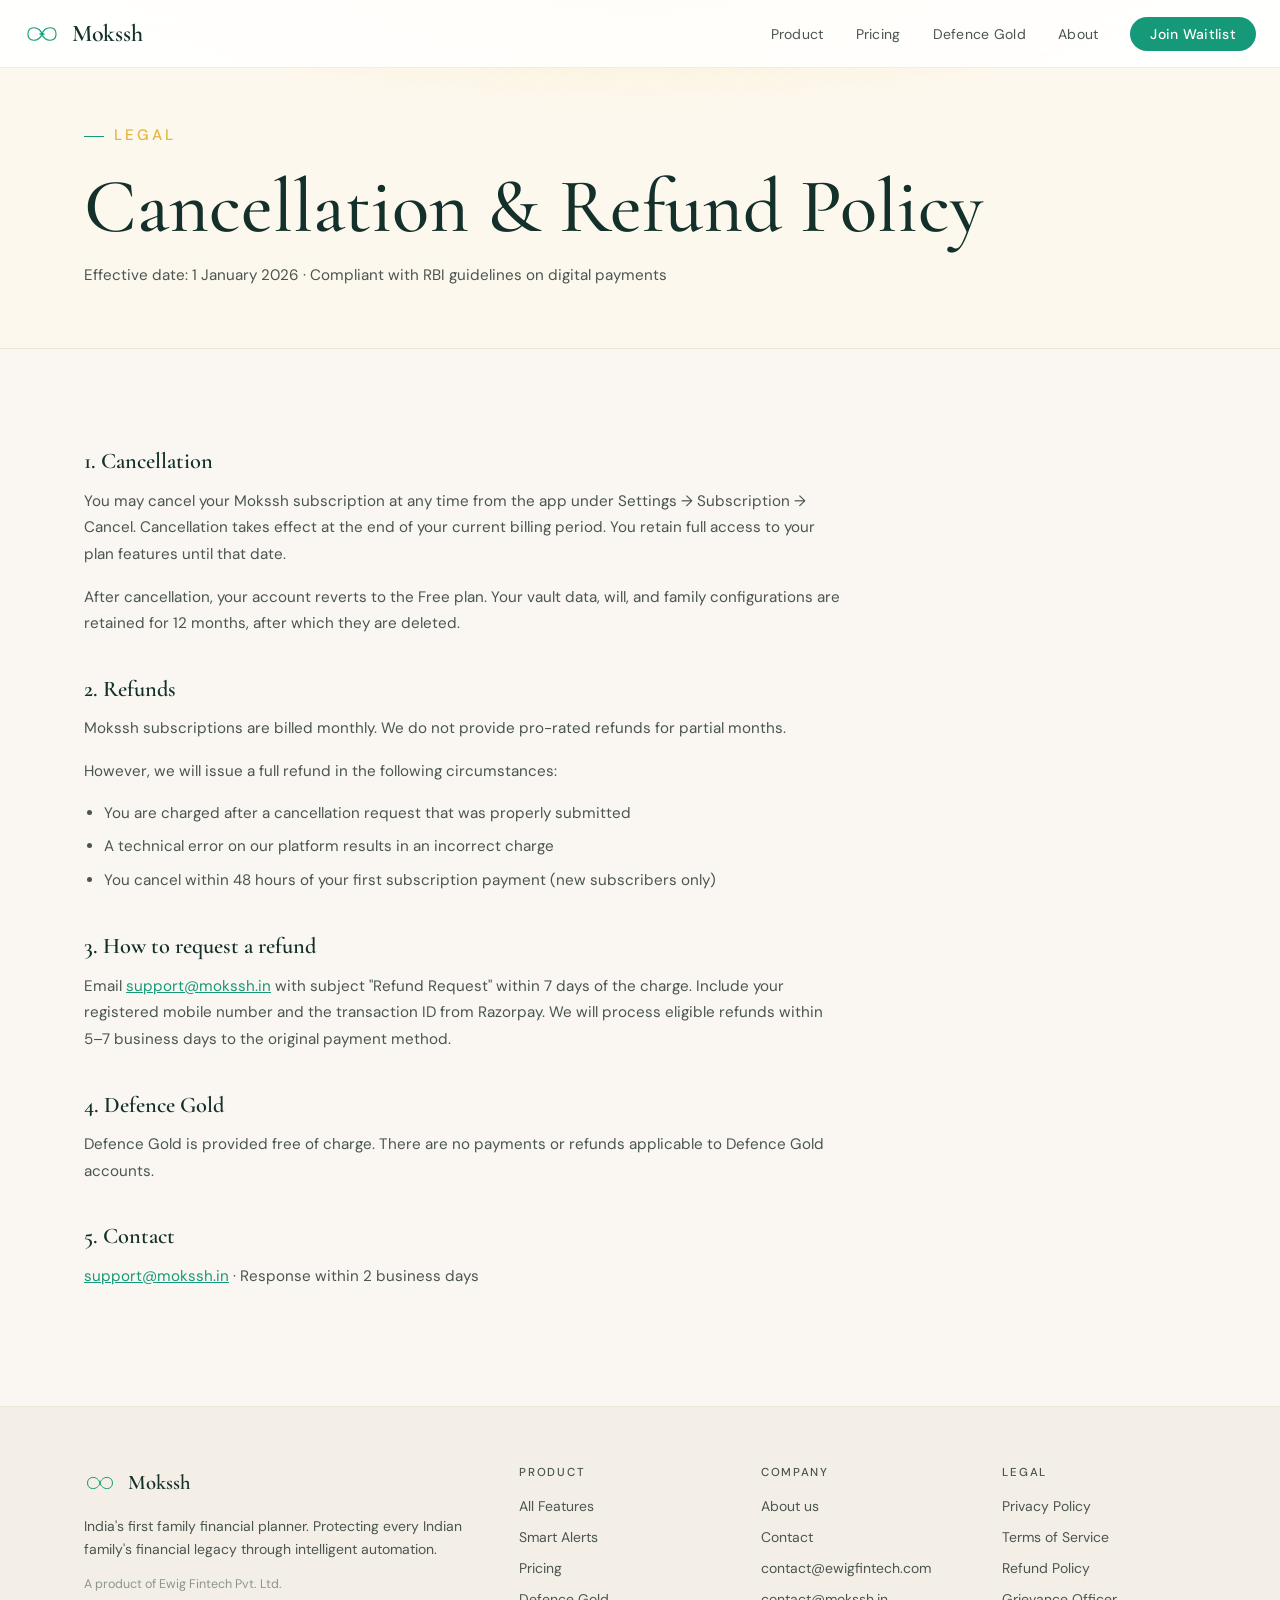
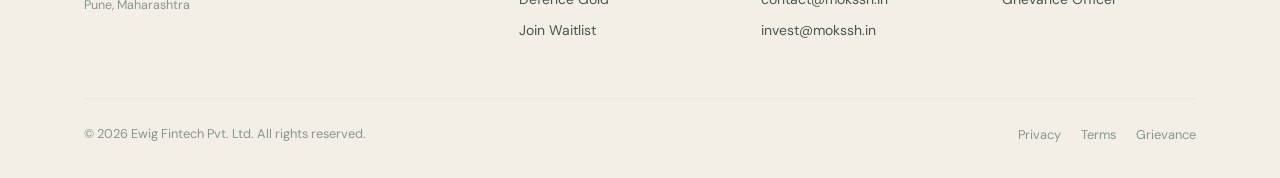
<file: refunds.html>
<!DOCTYPE html>
<html lang="en">
<head>
<meta charset="UTF-8"/><meta name="viewport" content="width=device-width,initial-scale=1.0"/>
<title>Refund Policy — Mokssh</title>
<link rel="stylesheet" href="style.css"/>
</head>
<body>
<div id="nav-placeholder"></div>
<section class="legal-hero"><div class="container">
  <p class="section-label" style="color:var(--gold)">Legal</p>
  <h1>Cancellation &amp; Refund Policy</h1>
  <p>Effective date: 1 January 2026 · Compliant with RBI guidelines on digital payments</p>
</div></section>
<section class="legal-body"><div class="container"><div class="legal-content">
  <h2>1. Cancellation</h2>
  <p>You may cancel your Mokssh subscription at any time from the app under Settings → Subscription → Cancel. Cancellation takes effect at the end of your current billing period. You retain full access to your plan features until that date.</p>
  <p>After cancellation, your account reverts to the Free plan. Your vault data, will, and family configurations are retained for 12 months, after which they are deleted.</p>

  <h2>2. Refunds</h2>
  <p>Mokssh subscriptions are billed monthly. We do not provide pro-rated refunds for partial months.</p>
  <p>However, we will issue a full refund in the following circumstances:</p>
  <ul>
    <li>You are charged after a cancellation request that was properly submitted</li>
    <li>A technical error on our platform results in an incorrect charge</li>
    <li>You cancel within 48 hours of your first subscription payment (new subscribers only)</li>
  </ul>

  <h2>3. How to request a refund</h2>
  <p>Email <a href="mailto:support@mokssh.in">support@mokssh.in</a> with subject "Refund Request" within 7 days of the charge. Include your registered mobile number and the transaction ID from Razorpay. We will process eligible refunds within 5–7 business days to the original payment method.</p>

  <h2>4. Defence Gold</h2>
  <p>Defence Gold is provided free of charge. There are no payments or refunds applicable to Defence Gold accounts.</p>

  <h2>5. Contact</h2>
  <p><a href="mailto:support@mokssh.in">support@mokssh.in</a> · Response within 2 business days</p>
</div></div></section>
<div id="footer-placeholder"></div>
<script src="components.js"></script>
</body>
</html>
</file>
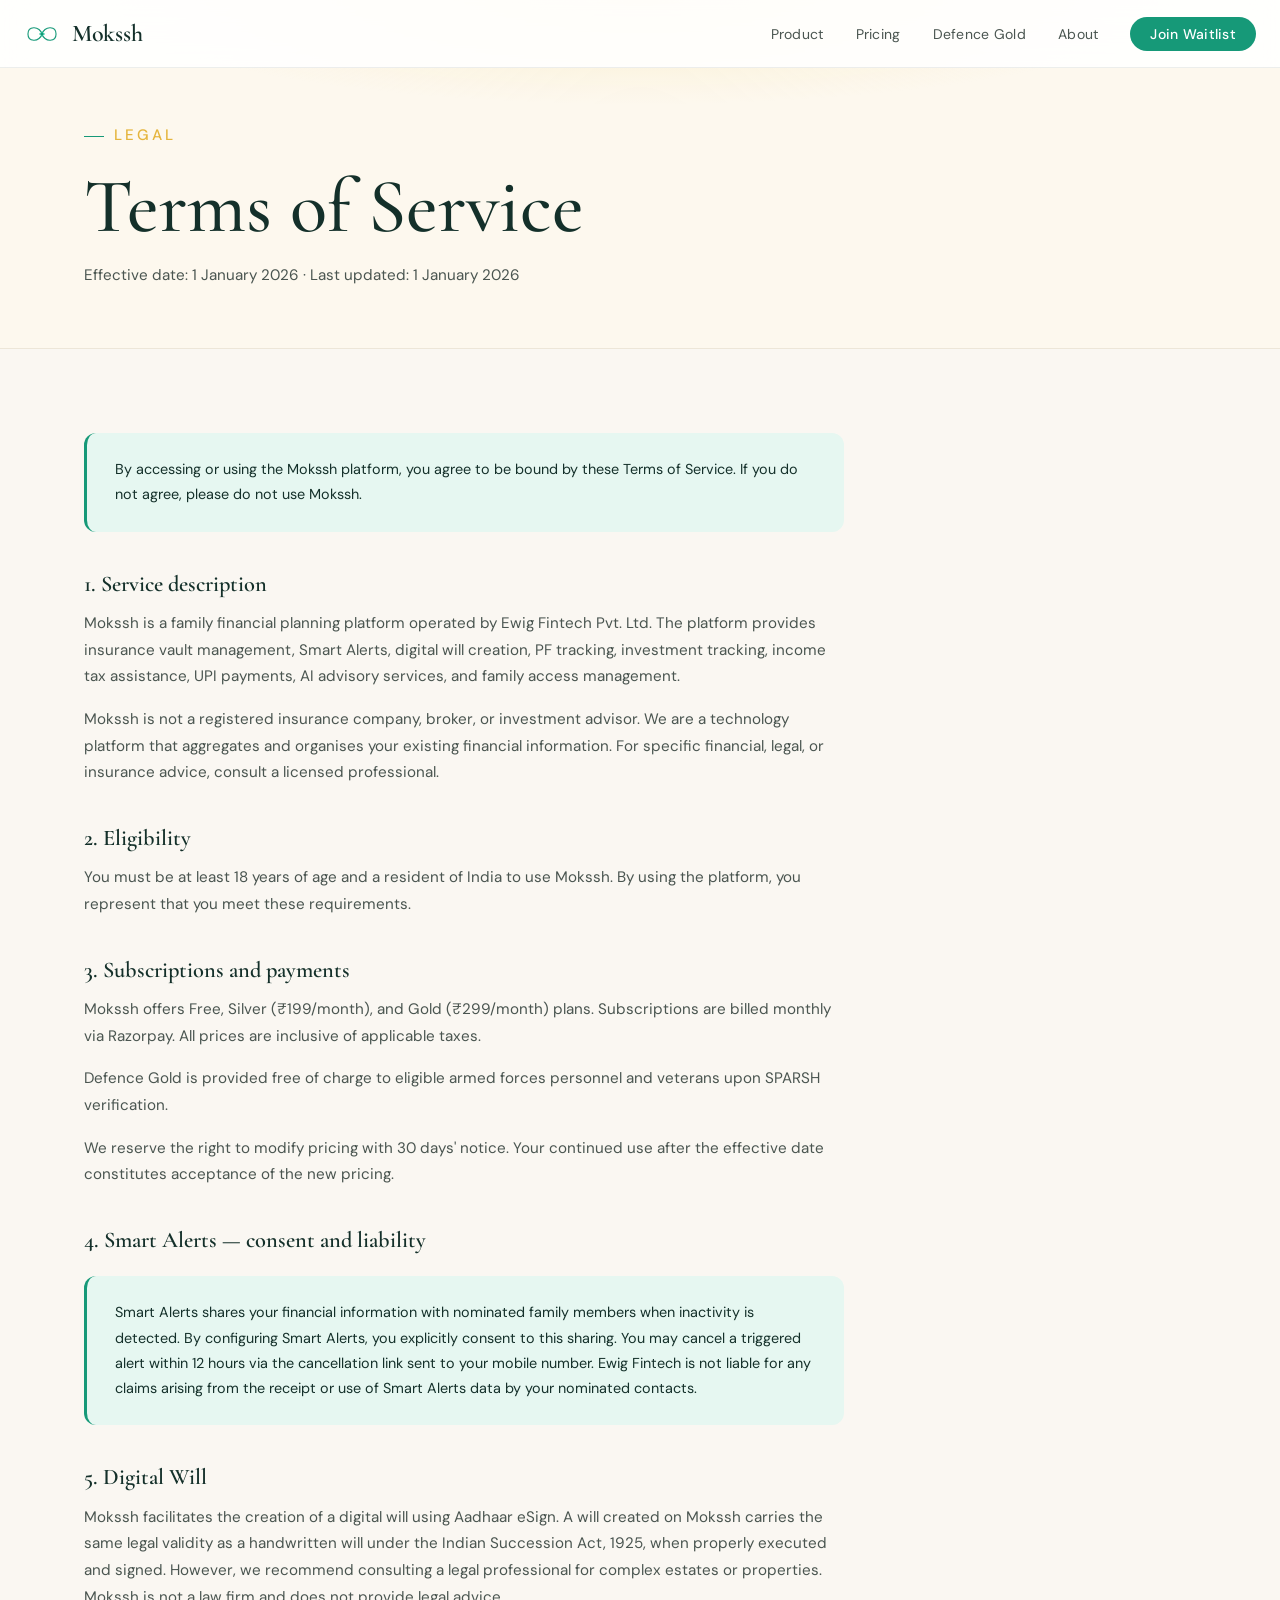
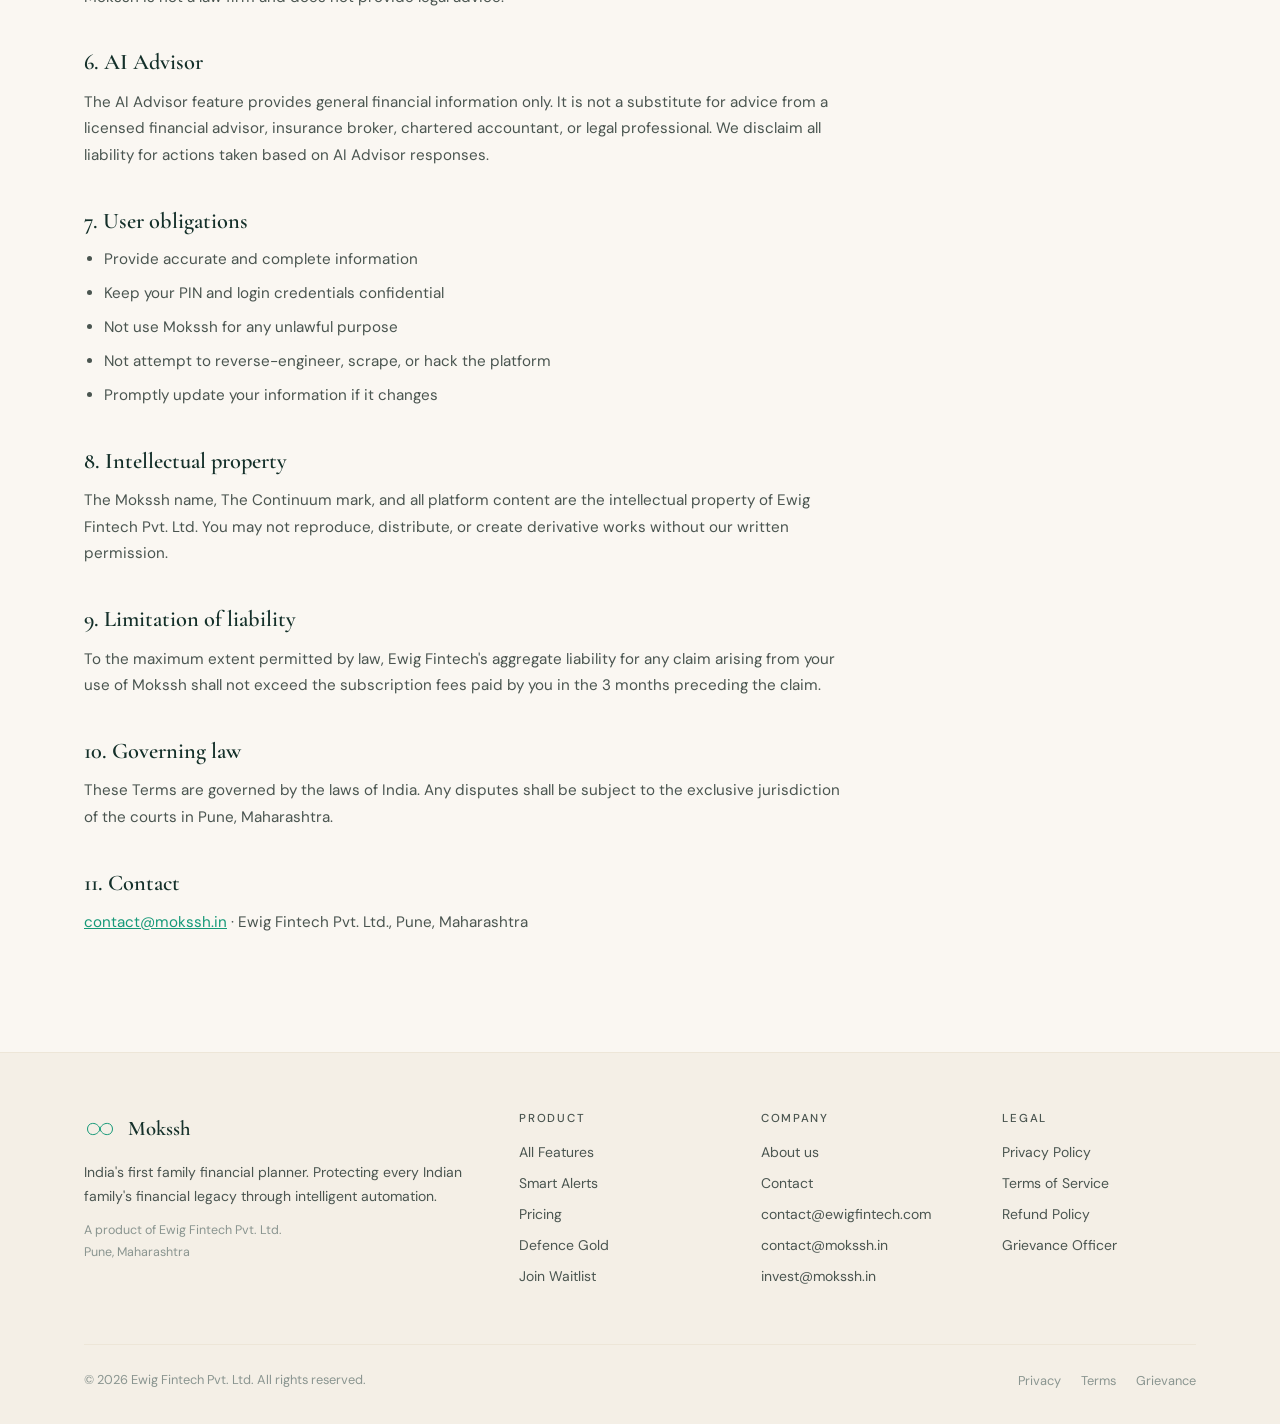
<file: terms.html>
<!DOCTYPE html>
<html lang="en">
<head>
<meta charset="UTF-8"/><meta name="viewport" content="width=device-width,initial-scale=1.0"/>
<title>Terms of Service — Mokssh</title>
<link rel="stylesheet" href="style.css"/>
</head>
<body>
<div id="nav-placeholder"></div>
<section class="legal-hero"><div class="container">
  <p class="section-label" style="color:var(--gold)">Legal</p>
  <h1>Terms of Service</h1>
  <p>Effective date: 1 January 2026 · Last updated: 1 January 2026</p>
</div></section>
<section class="legal-body"><div class="container"><div class="legal-content">
  <div class="legal-box"><p>By accessing or using the Mokssh platform, you agree to be bound by these Terms of Service. If you do not agree, please do not use Mokssh.</p></div>

  <h2>1. Service description</h2>
  <p>Mokssh is a family financial planning platform operated by Ewig Fintech Pvt. Ltd. The platform provides insurance vault management, Smart Alerts, digital will creation, PF tracking, investment tracking, income tax assistance, UPI payments, AI advisory services, and family access management.</p>
  <p>Mokssh is not a registered insurance company, broker, or investment advisor. We are a technology platform that aggregates and organises your existing financial information. For specific financial, legal, or insurance advice, consult a licensed professional.</p>

  <h2>2. Eligibility</h2>
  <p>You must be at least 18 years of age and a resident of India to use Mokssh. By using the platform, you represent that you meet these requirements.</p>

  <h2>3. Subscriptions and payments</h2>
  <p>Mokssh offers Free, Silver (₹199/month), and Gold (₹299/month) plans. Subscriptions are billed monthly via Razorpay. All prices are inclusive of applicable taxes.</p>
  <p>Defence Gold is provided free of charge to eligible armed forces personnel and veterans upon SPARSH verification.</p>
  <p>We reserve the right to modify pricing with 30 days' notice. Your continued use after the effective date constitutes acceptance of the new pricing.</p>

  <h2>4. Smart Alerts — consent and liability</h2>
  <div class="legal-box"><p>Smart Alerts shares your financial information with nominated family members when inactivity is detected. By configuring Smart Alerts, you explicitly consent to this sharing. You may cancel a triggered alert within 12 hours via the cancellation link sent to your mobile number. Ewig Fintech is not liable for any claims arising from the receipt or use of Smart Alerts data by your nominated contacts.</p></div>

  <h2>5. Digital Will</h2>
  <p>Mokssh facilitates the creation of a digital will using Aadhaar eSign. A will created on Mokssh carries the same legal validity as a handwritten will under the Indian Succession Act, 1925, when properly executed and signed. However, we recommend consulting a legal professional for complex estates or properties. Mokssh is not a law firm and does not provide legal advice.</p>

  <h2>6. AI Advisor</h2>
  <p>The AI Advisor feature provides general financial information only. It is not a substitute for advice from a licensed financial advisor, insurance broker, chartered accountant, or legal professional. We disclaim all liability for actions taken based on AI Advisor responses.</p>

  <h2>7. User obligations</h2>
  <ul>
    <li>Provide accurate and complete information</li>
    <li>Keep your PIN and login credentials confidential</li>
    <li>Not use Mokssh for any unlawful purpose</li>
    <li>Not attempt to reverse-engineer, scrape, or hack the platform</li>
    <li>Promptly update your information if it changes</li>
  </ul>

  <h2>8. Intellectual property</h2>
  <p>The Mokssh name, The Continuum mark, and all platform content are the intellectual property of Ewig Fintech Pvt. Ltd. You may not reproduce, distribute, or create derivative works without our written permission.</p>

  <h2>9. Limitation of liability</h2>
  <p>To the maximum extent permitted by law, Ewig Fintech's aggregate liability for any claim arising from your use of Mokssh shall not exceed the subscription fees paid by you in the 3 months preceding the claim.</p>

  <h2>10. Governing law</h2>
  <p>These Terms are governed by the laws of India. Any disputes shall be subject to the exclusive jurisdiction of the courts in Pune, Maharashtra.</p>

  <h2>11. Contact</h2>
  <p><a href="mailto:contact@mokssh.in">contact@mokssh.in</a> · Ewig Fintech Pvt. Ltd., Pune, Maharashtra</p>
</div></div></section>
<div id="footer-placeholder"></div>
<script src="components.js"></script>
</body>
</html>
</file>
<file: style.css>
@import url('https://fonts.googleapis.com/css2?family=Cormorant+Garamond:ital,wght@0,400;0,500;0,600;0,700;1,400;1,600&family=DM+Sans:wght@300;400;500&display=swap');

:root {
  /* ── Vibrant teal (anchored on the Continuum mark) ── */
  --teal-deep:    #0E5640;
  --teal-mid:     #169978;
  --teal-bright:  #1FC498;
  --teal-soft:    #B5EBDB;
  --teal-pale:    #E6F7F1;

  /* ── Warm amber / gold accents ── */
  --amber:        #E5B53D;
  --amber-deep:   #B88A1F;
  --amber-light:  #F5DE9A;
  --amber-pale:   #FBF1D3;

  /* ── Pop accents (badges / defence / problem stats) ── */
  --coral:        #E87A56;
  --coral-pale:   #FCE3D6;

  /* ── Light backgrounds (no dark surfaces) ── */
  --bg-base:      #FAF7F2;
  --cream:        #F4EFE6;
  --cream-dark:   #EDE6D8;
  --cream-warm:   #FDF8EE;
  --cream-soft:   #FBF6EC;
  --white:        #FFFFFF;

  /* ── Text ── */
  --ink:          #14302A;
  --ink-mid:      #4A5550;
  --ink-light:    #8A9590;

  /* ── Legacy aliases so existing class names keep working ── */
  --green-deep:   var(--teal-deep);
  --green-mid:    var(--teal-mid);
  --green-bright: var(--teal-bright);
  --green-light:  var(--teal-soft);
  --gold:         var(--amber);
  --gold-light:   var(--amber-light);

  --radius-sm:    6px;
  --radius-md:    12px;
  --radius-lg:    20px;
}

*, *::before, *::after { box-sizing: border-box; margin: 0; padding: 0; }

html { scroll-behavior: smooth; font-size: 16px; }

body {
  font-family: 'DM Sans', sans-serif;
  font-weight: 400;
  color: var(--ink);
  background: var(--bg-base);
  -webkit-font-smoothing: antialiased;
  overflow-x: hidden;
}

/* ─── TYPOGRAPHY ─── */
.display { font-family: 'Cormorant Garamond', serif; }
h1,h2,h3,h4 { font-family: 'Cormorant Garamond', serif; font-weight: 600; line-height: 1.1; color: var(--ink); }
h1 { font-size: clamp(2.8rem, 6vw, 5rem); font-weight: 500; }
h2 { font-size: clamp(2rem, 4vw, 3rem); }
h3 { font-size: clamp(1.3rem, 2.5vw, 1.6rem); }
p  { line-height: 1.75; color: var(--ink-mid); }

/* ─── LAYOUT ─── */
.container { max-width: 1160px; margin: 0 auto; padding: 0 24px; }
.section   { padding: 100px 0; }
.section-sm{ padding: 60px 0; }

/* ─── NAV (light, soft shadow) ─── */
.nav {
  position: fixed; top: 0; left: 0; right: 0; z-index: 100;
  padding: 0 24px;
  display: flex; align-items: center; justify-content: space-between;
  height: 68px;
  background: rgba(255,255,255,0.88);
  backdrop-filter: blur(14px);
  border-bottom: 0.5px solid rgba(20,48,42,0.08);
  transition: background 0.3s, box-shadow 0.3s;
}
.nav-brand { display: flex; align-items: center; gap: 12px; text-decoration: none; }
.nav-mark { width: 36px; height: 36px; }
.nav-name {
  font-family: 'Cormorant Garamond', serif;
  font-size: 1.5rem; font-weight: 600;
  color: var(--ink); letter-spacing: -0.3px;
}
.nav-links { display: flex; align-items: center; gap: 32px; list-style: none; }
.nav-links a {
  color: var(--ink-mid); text-decoration: none;
  font-size: 0.875rem; font-weight: 400; letter-spacing: 0.02em;
  transition: color 0.2s;
}
.nav-links a:hover { color: var(--teal-mid); }
.nav-cta {
  background: var(--teal-mid); color: var(--white) !important;
  padding: 8px 20px; border-radius: 100px;
  font-weight: 500 !important; transition: all 0.2s !important;
}
.nav-cta:hover { background: var(--teal-deep); transform: translateY(-1px); }
.nav-hamburger { display: none; background: none; border: none; cursor: pointer; padding: 4px; }
.nav-hamburger span { display: block; width: 22px; height: 1.5px; background: var(--ink); margin: 5px 0; transition: 0.3s; }

/* ─── HERO (warm cream + soft teal/amber glow) ─── */
.hero {
  min-height: 100vh;
  background:
    radial-gradient(ellipse 80% 60% at 78% 28%, rgba(245,222,154,0.55) 0%, rgba(245,222,154,0) 60%),
    radial-gradient(ellipse 70% 55% at 18% 75%, rgba(31,196,152,0.18) 0%, rgba(31,196,152,0) 60%),
    radial-gradient(ellipse 60% 70% at 92% 88%, rgba(232,122,86,0.10) 0%, rgba(232,122,86,0) 60%),
    linear-gradient(180deg, var(--cream-warm) 0%, var(--bg-base) 100%);
  position: relative; overflow: hidden;
  display: flex; align-items: center;
  padding-top: 68px;
}
.hero::before {
  content: '';
  position: absolute; inset: 0;
  background-image: url("data:image/svg+xml,%3Csvg viewBox='0 0 800 800' xmlns='http://www.w3.org/2000/svg'%3E%3Cfilter id='b'%3E%3CfeGaussianBlur stdDeviation='38'/%3E%3C/filter%3E%3Cg filter='url(%23b)' opacity='0.32'%3E%3Cellipse cx='180' cy='200' rx='90' ry='240' fill='%231FC498' transform='rotate(30 180 200)'/%3E%3Cellipse cx='620' cy='280' rx='110' ry='220' fill='%23E5B53D' transform='rotate(-25 620 280)'/%3E%3Cellipse cx='400' cy='600' rx='160' ry='220' fill='%23169978' transform='rotate(60 400 600)'/%3E%3Cellipse cx='720' cy='680' rx='80' ry='180' fill='%23F5DE9A' transform='rotate(-40 720 680)'/%3E%3C/g%3E%3C/svg%3E");
  background-size: cover; background-position: center;
  opacity: 0.55; pointer-events: none; mix-blend-mode: multiply;
}
.hero::after {
  content: '';
  position: absolute; inset: 0;
  background-image: url("data:image/svg+xml,%3Csvg viewBox='0 0 512 512' xmlns='http://www.w3.org/2000/svg'%3E%3Cfilter id='n'%3E%3CfeTurbulence type='fractalNoise' baseFrequency='0.85' numOctaves='3' stitchTiles='stitch'/%3E%3C/filter%3E%3Crect width='100%25' height='100%25' filter='url(%23n)'/%3E%3C/svg%3E");
  opacity: 0.035; pointer-events: none;
}
.hero > .container { position: relative; z-index: 2; }

.hero-grid {
  display: grid; grid-template-columns: 1fr 1fr;
  gap: 60px; align-items: center;
  padding: 80px 0;
}
.hero-eyebrow {
  font-family: 'DM Sans', sans-serif;
  font-size: 0.75rem; font-weight: 500;
  letter-spacing: 0.22em; text-transform: uppercase;
  color: var(--teal-mid); margin-bottom: 24px;
  display: flex; align-items: center; gap: 12px;
}
.hero-eyebrow::before {
  content: ''; display: block;
  width: 28px; height: 1px; background: var(--teal-mid);
}
.hero h1 { color: var(--ink); margin-bottom: 28px; }
.hero h1 em { font-style: italic; font-weight: 600; color: var(--teal-mid); }
.hero-sub {
  color: var(--ink-mid);
  font-size: 1.1rem; line-height: 1.8;
  margin-bottom: 40px; max-width: 460px;
}
.hero-actions { display: flex; align-items: center; gap: 16px; flex-wrap: wrap; }
.hero .btn-outline {
  color: var(--teal-deep);
  border: 0.5px solid rgba(20,48,42,0.32);
}
.hero .btn-outline:hover { border-color: var(--teal-deep); background: rgba(20,48,42,0.04); color: var(--teal-deep); }

/* --- BRAND NEW SPECIFICATION STYLES --- */

/* Card Container Layout */
.how-visual {
  background-color: #11261c;
  border: 1px solid rgba(30, 107, 85, 0.3);
  border-radius: 1rem;
  padding: 2.5rem 2rem 2rem 2rem;
  display: flex;
  flex-direction: column;
  align-items: center;
  justify-content: space-between;
  min-height: 480px;
  width: 100%;
  max-width: 460px;
  margin: 0 auto;
  box-sizing: border-box;
}

/* 1. Top Section: Continuum Mark Graphic & Label */
.how-mark {
  width: 100%;
  display: flex;
  flex-direction: column;
  align-items: center;
  justify-content: center;
  margin-bottom: 2.5rem; /* Pushes the graphic cleanly above the grid */
}

.how-mark svg {
  max-width: 100%;
  height: auto;
  opacity: 0.95;
}

.how-mark-label {
  font-family: inherit;
  font-size: 11px;
  letter-spacing: 0.2em;
  text-transform: uppercase;
  color: #6FCBA8;
  font-weight: 600;
  margin-top: 1.25rem;
  text-align: center;
}

/* 2. Bottom Section: 4 Tiles Grid Layout */
.how-stat-row {
  width: 100%;
  display: grid;
  grid-template-columns: repeat(2, 1fr); /* Forms the 2x2 grid */
  gap: 1rem;
}

/* Individual Tiles Style */
.how-stat {
  background-color: rgba(11, 27, 20, 0.6);
  border: 1px solid rgba(12, 28, 25, 0.5);
  border-radius: 0.75rem;
  padding: 1.2rem 1rem;
  text-align: center;
  display: flex;
  flex-direction: column;
  justify-content: center;
}

/* Tile Numbers / Values */
.how-stat-v {
  font-family: serif;
  font-size: 1.6rem;
  font-weight: 300;
  color: #A8E6C8;
  line-height: 1.2;
}

/* Tile Descriptions */
.how-stat-l {
  font-size: 11px;
  color: #A2B2AC;
  margin-top: 0.35rem;
  line-height: 1.4;
}

/* Global Grid Layout Fallback Rules for Desktop & Responsiveness */
@media (max-width: 991px) {
  .hero-grid {
    grid-template-columns: 1fr;
    gap: 48px;
    padding: 40px 0;
    text-align: center;
  }
  .hero-sub {
    margin-left: auto;
    margin-right: auto;
  }
  .hero-actions {
    justify-content: center;
  }
}

/* Responsive adjustments for mobile viewports */
@media (max-width: 640px) {
  .how-visual {
    padding: 1.5rem;
    min-height: auto;
  }
  
  .how-mark {
    margin-bottom: 1.75rem;
  }
  
  .how-stat-row {
    grid-template-columns: 1fr; /* Stacks tiles linearly on very small screens */
    gap: 0.75rem;
  }
  
  .how-stat {
    padding: 1rem;
  }
}
/* ─── BUTTONS ─── */
.btn {
  display: inline-flex; align-items: center; gap: 8px;
  font-family: 'DM Sans', sans-serif;
  font-size: 0.9rem; font-weight: 500;
  padding: 14px 28px; border-radius: 100px;
  text-decoration: none; border: none; cursor: pointer;
  transition: all 0.2s; letter-spacing: 0.01em;
}
.btn-gold  { background: var(--amber); color: var(--ink); }
.btn-gold:hover { background: var(--amber-light); transform: translateY(-1px); box-shadow: 0 6px 18px rgba(229,181,61,0.28); }
.btn-outline {
  background: transparent; color: var(--ink);
  border: 0.5px solid rgba(20,48,42,0.32);
}
.btn-outline:hover { border-color: var(--teal-mid); color: var(--teal-mid); }
.btn-green { background: var(--teal-mid); color: var(--white); }
.btn-green:hover { background: var(--teal-deep); }
.btn-dark  { background: var(--teal-deep); color: var(--white); }
.btn-dark:hover { background: var(--teal-mid); }

/* ─── HERO MARK (The Continuum) ─── */
.hero-visual {
  display: flex; align-items: center; justify-content: center;
  position: relative;
}
.hero-mark-wrap {
  position: relative;
  width: 360px; height: 360px;
  display: flex; align-items: center; justify-content: center;
}
.hero-ring {
  position: absolute;
  border-radius: 50%;
  border: 1px solid rgba(22,153,120,0.28);
  animation: ring-pulse 4s ease-in-out infinite;
}
.hero-ring:nth-child(1){ width: 320px; height: 320px; animation-delay: 0s; }
.hero-ring:nth-child(2){ width: 390px; height: 390px; animation-delay: 0.8s; border-color: rgba(22,153,120,0.18); }
.hero-ring:nth-child(3){ width: 460px; height: 460px; animation-delay: 1.6s; border-color: rgba(22,153,120,0.10); }
@keyframes ring-pulse {
  0%,100%{ opacity: 0.5; transform: scale(1); }
  50%    { opacity: 1; transform: scale(1.02); }
}
.hero-mark-svg { position: relative; z-index: 1; width: 240px; height: 240px; filter: drop-shadow(0 4px 24px rgba(22,153,120,0.22)); }
/* Override the inline gold/dark colors on the original hero mark — now teal */
.hero-mark-svg path[stroke="#C9A84C"] { stroke: var(--teal-mid); }
.hero-mark-svg circle[fill="#0B3325"] { fill: var(--teal-deep); }

/* ─── STATS BAR (light, vibrant) ─── */
.stats-bar {
  background: var(--cream);
  border-top: 0.5px solid rgba(20,48,42,0.08);
  border-bottom: 0.5px solid rgba(20,48,42,0.08);
  padding: 40px 0;
}
.stats-grid {
  display: grid; grid-template-columns: repeat(4, 1fr);
  gap: 0; text-align: center;
}
.stat-item {
  padding: 0 24px;
  border-right: 0.5px solid rgba(20,48,42,0.10);
}
.stat-item:last-child { border-right: none; }
.stat-num {
  font-family: 'Cormorant Garamond', serif;
  font-size: 2.8rem; font-weight: 600;
  color: var(--teal-mid); line-height: 1;
  display: block; margin-bottom: 6px;
}
.stat-label {
  font-size: 0.78rem; color: var(--ink-light);
  letter-spacing: 0.08em; text-transform: uppercase;
}

/* ─── SECTION LABELS ─── */
.section-label {
  display: inline-flex; align-items: center; gap: 10px;
  font-size: 0.72rem; font-weight: 500;
  letter-spacing: 0.2em; text-transform: uppercase;
  color: var(--teal-mid); margin-bottom: 16px;
}
.section-label::before {
  content: ''; width: 20px; height: 0.5px; background: var(--teal-mid);
}

/* ─── PROBLEM SECTION ─── */
.problem { background: var(--bg-base); }
.problem-grid {
  display: grid; grid-template-columns: 1fr 1fr;
  gap: 80px; align-items: center;
}
.problem-stat {
  display: flex; align-items: flex-start; gap: 20px;
  margin-bottom: 32px; padding-bottom: 32px;
  border-bottom: 0.5px solid var(--cream-dark);
}
.problem-stat:last-child { border-bottom: none; margin-bottom: 0; padding-bottom: 0; }
.problem-stat-num {
  font-family: 'Cormorant Garamond', serif;
  font-size: 2.5rem; font-weight: 600;
  color: var(--coral); line-height: 1;
  min-width: 110px;
}
.problem-stat-text { font-size: 0.95rem; }
.problem-stat-source {
  font-size: 0.72rem; color: var(--ink-light);
  letter-spacing: 0.05em; margin-top: 4px;
}

/* ─── HOW IT WORKS (pale teal panel — bright, not dark) ─── */
.how { background: var(--teal-pale); }
.how h2 { color: var(--ink); }
.how .section-label { color: var(--teal-deep); }
.how .section-label::before { background: var(--teal-deep); }
.how-steps {
  display: grid; grid-template-columns: repeat(4, 1fr);
  gap: 16px; margin-top: 60px;
}
.how-step {
  background: var(--white);
  padding: 40px 28px;
  border-radius: var(--radius-md);
  position: relative;
  transition: transform 0.3s, box-shadow 0.3s;
  border: 0.5px solid rgba(22,153,120,0.12);
}
.how-step:hover { transform: translateY(-4px); box-shadow: 0 14px 32px rgba(22,153,120,0.12); }
.how-step-num {
  font-family: 'Cormorant Garamond', serif;
  font-size: 4rem; font-weight: 600;
  color: var(--teal-soft);
  line-height: 1; margin-bottom: 20px;
  display: block;
}
.how-step h3 { color: var(--ink); font-size: 1.2rem; margin-bottom: 12px; }
.how-step p  { font-size: 0.9rem; color: var(--ink-mid); line-height: 1.7; }
.how-step-icon {
  width: 40px; height: 40px; margin-bottom: 20px;
  background: var(--teal-pale);
  border-radius: 10px; display: flex;
  align-items: center; justify-content: center;
}

/* ─── FEATURES ─── */
.features { background: var(--bg-base); }
.features-grid {
  display: grid; grid-template-columns: repeat(3, 1fr);
  gap: 16px; margin-top: 60px;
}
.feature-card {
  background: var(--white); padding: 36px 28px;
  border-radius: var(--radius-md);
  border: 0.5px solid var(--cream-dark);
  position: relative; transition: all 0.25s;
}
.feature-card:hover { transform: translateY(-3px); box-shadow: 0 14px 32px rgba(20,48,42,0.08); border-color: rgba(22,153,120,0.25); }
.feature-badge {
  display: inline-block; font-size: 0.65rem; font-weight: 500;
  letter-spacing: 0.12em; text-transform: uppercase;
  padding: 3px 10px; border-radius: 100px;
  background: var(--teal-pale); color: var(--teal-deep);
  margin-bottom: 16px;
}
.feature-card h3 { font-size: 1.25rem; margin-bottom: 10px; color: var(--ink); }
.feature-card p  { font-size: 0.9rem; color: var(--ink-mid); line-height: 1.7; }

/* ─── SMART ALERTS (warm cream — Phone mock on teal card) ─── */
.smart-alerts {
  background: var(--cream-warm);
  padding: 100px 0;
}
.smart-alerts-grid {
  display: grid; grid-template-columns: 1fr 1fr;
  gap: 80px; align-items: center;
}
.smart-alerts h2 { color: var(--ink); margin-bottom: 20px; }
.smart-alerts h2 em { font-style: italic; color: var(--teal-mid); }
.smart-alerts p  { color: var(--ink-mid); margin-bottom: 32px; }
.sa-steps { list-style: none; }
.sa-step {
  display: flex; gap: 16px;
  padding: 16px 0;
  border-bottom: 0.5px solid rgba(20,48,42,0.08);
}
.sa-step:last-child { border-bottom: none; }
.sa-step-dot {
  width: 8px; height: 8px; border-radius: 50%;
  background: var(--teal-bright); flex-shrink: 0; margin-top: 8px;
}
.sa-step-title { font-size: 0.95rem; font-weight: 500; color: var(--ink); margin-bottom: 4px; }
.sa-step-desc  { font-size: 0.875rem; color: var(--ink-mid); line-height: 1.6; }
.sa-visual {
  background: linear-gradient(155deg, var(--teal-pale) 0%, var(--white) 100%);
  border: 0.5px solid rgba(22,153,120,0.22);
  border-radius: var(--radius-lg);
  padding: 32px;
  box-shadow: 0 20px 50px rgba(22,153,120,0.10);
}
.sa-phone-mock {
  background: var(--white);
  border-radius: 20px; padding: 24px;
  border: 0.5px solid rgba(20,48,42,0.06);
}
.sa-notif {
  background: var(--cream-warm);
  border-radius: 12px; padding: 14px 16px;
  margin-bottom: 12px; display: flex; gap: 12px; align-items: flex-start;
  border: 0.5px solid rgba(20,48,42,0.05);
}
.sa-notif-dot { width: 8px; height: 8px; border-radius: 50%; flex-shrink: 0; margin-top: 4px; }
.sa-notif-title { font-size: 0.8rem; font-weight: 500; color: var(--ink); margin-bottom: 2px; }
.sa-notif-text  { font-size: 0.75rem; color: var(--ink-mid); line-height: 1.5; }
.sa-notif-time  { font-size: 0.7rem; color: var(--ink-light); margin-top: 4px; }

/* ─── PRICING ─── */
.pricing { background: var(--cream); }
.pricing h2 { text-align: center; margin-bottom: 12px; }
.pricing-sub { text-align: center; color: var(--ink-light); margin-bottom: 60px; }
.pricing-grid {
  display: grid; grid-template-columns: repeat(3, 1fr);
  gap: 20px; align-items: start;
}
.pricing-card {
  background: var(--white);
  border: 0.5px solid var(--cream-dark);
  border-radius: var(--radius-lg); padding: 36px 28px;
  position: relative; transition: transform 0.25s, box-shadow 0.25s;
}
.pricing-card:hover { transform: translateY(-3px); box-shadow: 0 16px 38px rgba(20,48,42,0.08); }
.pricing-card.featured {
  background: linear-gradient(155deg, var(--teal-mid) 0%, var(--teal-deep) 100%);
  border-color: transparent;
  transform: scale(1.02);
  box-shadow: 0 20px 50px rgba(22,153,120,0.32);
}
.pricing-card.featured:hover { transform: scale(1.02) translateY(-3px); }

/* Change the card background to warm golden yellow */
.pricing-card.featured {
    background: #dbc064 !important;
    border-color: transparent;
    transform: scale(1.02);
    box-shadow: 0 20px 50px rgba(219, 192, 100, 0.32); /* Tinted yellow shadow */
}

/* Force text elements inside the yellow card to use dark green/ink for readability */
.pricing-card.featured * { color: #14302A !important; }
.pricing-card.featured .plan-desc { color: rgba(20, 48, 42, 0.78) !important; }
.pricing-card.featured .feature-list li { color: rgba(20, 48, 42, 0.88) !important; }

/* Make the checkmarks dark green instead of white/amber */
.pricing-card.featured .feature-list li::before { color: #14302A !important; }

/* Make the top badge dark green text with a slightly darker yellow transparent background */
.pricing-card.featured .plan-badge { 
    background: rgba(20, 48, 42, 0.12) !important; 
    color: #14302A !important; 
}

/* Make the button stand out inside the yellow card */
.pricing-card.featured .btn {
    background-color: #14302A !important; /* Dark green button */
    color: #ffffff !important;            /* White text */
}
}
.plan-name {
  font-family: 'Cormorant Garamond', serif;
  font-size: 1.8rem; font-weight: 600; color: var(--ink);
  margin-bottom: 6px;
}
.plan-price {
  font-family: 'Cormorant Garamond', serif;
  font-size: 3rem; font-weight: 600; color: var(--teal-deep);
  line-height: 1; margin-bottom: 4px;
}
.plan-price span { font-size: 1rem; font-weight: 400; color: var(--ink-light); }
.plan-desc { font-size: 0.875rem; color: var(--ink-light); margin-bottom: 28px; line-height: 1.6; }
.feature-list { list-style: none; margin-bottom: 32px; }
.feature-list li {
  font-size: 0.875rem; color: var(--ink-mid);
  padding: 6px 0; display: flex; gap: 10px; align-items: flex-start;
}
.feature-list li::before {
  content: '✓'; color: var(--teal-mid); font-weight: 600;
  flex-shrink: 0; margin-top: 1px;
}

/* ─── WAITLIST (warm amber-tinted cream) ─── */
.waitlist {
  background:
    radial-gradient(ellipse 70% 60% at 50% 0%, rgba(245,222,154,0.5) 0%, rgba(245,222,154,0) 60%),
    var(--cream-warm);
}
.waitlist-inner { max-width: 540px; margin: 0 auto; text-align: center; }
.waitlist h2 { color: var(--ink); margin-bottom: 16px; }
.waitlist h2 em { font-style: italic; color: var(--teal-mid); }
.waitlist p  { color: var(--ink-mid); margin-bottom: 40px; }
.waitlist .section-label { justify-content: center; color: var(--teal-deep); }
.waitlist .section-label::before { background: var(--teal-deep); }
.waitlist-form { text-align: left; }
.form-row { display: grid; grid-template-columns: 1fr 1fr; gap: 14px; margin-bottom: 14px; }
.form-group { display: flex; flex-direction: column; gap: 6px; }
.form-group label { font-size: 0.78rem; color: var(--ink-mid); letter-spacing: 0.05em; }
.form-group input,
.form-group select {
  background: var(--white);
  border: 0.5px solid rgba(20,48,42,0.18);
  border-radius: var(--radius-sm);
  padding: 12px 16px; color: var(--ink);
  font-family: 'DM Sans', sans-serif; font-size: 0.9rem;
  outline: none; transition: border-color 0.2s, box-shadow 0.2s;
  -webkit-appearance: none;
}
.form-group select { cursor: pointer; }
.form-group select option { background: var(--white); color: var(--ink); }
.form-group input:focus,
.form-group select:focus { border-color: var(--teal-mid); box-shadow: 0 0 0 3px rgba(31,196,152,0.15); }
.form-group input::placeholder { color: var(--ink-light); }
.waitlist-form .btn { width: 100%; justify-content: center; margin-top: 6px; }
.waitlist-note { font-size: 0.78rem; color: var(--ink-light); text-align: center; margin-top: 16px; }
.form-success {
  display: none; text-align: center;
  padding: 40px 20px;
}
.form-success .success-icon {
  width: 56px; height: 56px; border-radius: 50%;
  background: var(--teal-pale);
  color: var(--teal-mid);
  display: flex; align-items: center; justify-content: center;
  margin: 0 auto 20px; font-size: 1.5rem;
}
.form-success h3 { color: var(--ink); margin-bottom: 10px; }
.form-success p  { color: var(--ink-mid); font-size: 0.9rem; }

/* ─── DEFENCE CTA (amber-tinted, vibrant) ─── */
.defence-cta {
  background: linear-gradient(135deg, var(--amber-pale) 0%, var(--cream-warm) 100%);
  border-top: 0.5px solid rgba(184,138,31,0.22);
  border-bottom: 0.5px solid rgba(184,138,31,0.22);
  padding: 60px 0;
}
.defence-cta-inner {
  display: flex; align-items: center; justify-content: space-between;
  gap: 40px; flex-wrap: wrap;
}
.defence-cta h3 { color: var(--ink); font-size: 1.8rem; margin-bottom: 8px; }
.defence-cta p  { color: var(--ink-mid); font-size: 0.95rem; }
.defence-badge {
  display: inline-flex; align-items: center; gap: 8px;
  font-size: 0.7rem; letter-spacing: 0.15em; text-transform: uppercase;
  color: var(--amber-deep); margin-bottom: 12px;
}

/* ─── FOOTER (light, warm) ─── */
.footer {
  background: var(--cream);
  padding: 60px 0 32px;
  border-top: 0.5px solid var(--cream-dark);
}
.footer-grid {
  display: grid; grid-template-columns: 2fr 1fr 1fr 1fr;
  gap: 48px; margin-bottom: 48px;
}
.footer-brand p { color: var(--ink-mid); font-size: 0.875rem; margin-top: 16px; line-height: 1.7; }
.footer-brand .nav-brand span { color: var(--ink) !important; }
.footer-col h4 {
  font-family: 'DM Sans', sans-serif; font-size: 0.72rem;
  font-weight: 500; letter-spacing: 0.15em; text-transform: uppercase;
  color: var(--ink-mid); margin-bottom: 16px;
}
.footer-links { list-style: none; }
.footer-links li { margin-bottom: 10px; }
.footer-links a {
  color: var(--ink-mid); text-decoration: none;
  font-size: 0.875rem; transition: color 0.2s;
}
.footer-links a:hover { color: var(--teal-mid); }
.footer-bottom {
  border-top: 0.5px solid var(--cream-dark);
  padding-top: 24px;
  display: flex; align-items: center; justify-content: space-between;
  flex-wrap: wrap; gap: 12px;
}
.footer-bottom p { font-size: 0.8rem; color: var(--ink-light); }
.footer-legal { display: flex; gap: 20px; }
.footer-legal a { font-size: 0.8rem; color: var(--ink-light); text-decoration: none; }
.footer-legal a:hover { color: var(--teal-mid); }

/* ─── ANIMATIONS ─── */
/* Defensive: content is visible by default. The .js-ready class is added by
   components.js on DOMContentLoaded. If JS fails to load or errors out, all
   .fade-up content remains visible — no blank page. When JS does run, it
   adds .js-ready to <html>, which arms the opacity:0 starting state, and
   the IntersectionObserver then adds .visible to animate elements in. */
.js-ready .fade-up {
  opacity: 0; transform: translateY(24px);
  transition: opacity 0.6s ease, transform 0.6s ease;
}
.js-ready .fade-up.visible { opacity: 1; transform: translateY(0); }

@media (prefers-reduced-motion: reduce) {
  .js-ready .fade-up { opacity: 1; transform: none; transition: none; }
}

/* ─── RESPONSIVE ─── */
@media (max-width: 900px) {
  .hero-grid        { grid-template-columns: 1fr; text-align: center; }
  .hero-visual      { display: none; }
  .hero-sub         { max-width: 100%; }
  .hero-eyebrow     { justify-content: center; }
  .hero-actions     { justify-content: center; }
  .problem-grid     { grid-template-columns: 1fr; }
  .how-steps        { grid-template-columns: 1fr 1fr; }
  .features-grid    { grid-template-columns: 1fr 1fr; }
  .pricing-grid     { grid-template-columns: 1fr; }
  .pricing-card.featured { transform: none; }
  .pricing-card.featured:hover { transform: translateY(-3px); }
  .smart-alerts-grid{ grid-template-columns: 1fr; }
  .stats-grid       { grid-template-columns: 1fr 1fr; gap: 0; }
  .stat-item        { padding: 20px; border-right: none; border-bottom: 0.5px solid rgba(20,48,42,0.08); }
  .footer-grid      { grid-template-columns: 1fr 1fr; }
  .nav-links        { display: none; }
  .nav-hamburger    { display: block; }
}
@media (max-width: 600px) {
  .how-steps        { grid-template-columns: 1fr; }
  .features-grid    { grid-template-columns: 1fr; }
  .form-row         { grid-template-columns: 1fr; }
  .stats-grid       { grid-template-columns: 1fr 1fr; }
  .footer-grid      { grid-template-columns: 1fr; }
}

/* ─── LEGAL PAGES ─── */
.legal-hero {
  background:
    radial-gradient(ellipse 70% 50% at 50% 0%, rgba(245,222,154,0.4) 0%, rgba(245,222,154,0) 60%),
    var(--cream-warm);
  padding: 120px 0 60px;
  border-bottom: 0.5px solid var(--cream-dark);
}
.legal-hero h1 { color: var(--ink); margin-bottom: 12px; }
.legal-hero p  { color: var(--ink-mid); font-size: 0.95rem; }
.legal-body    { padding: 60px 0 100px; background: var(--bg-base); }
.legal-content { max-width: 760px; }
.legal-content h2 {
  font-size: 1.4rem; margin: 40px 0 14px; color: var(--ink);
}
.legal-content h3 {
  font-size: 1.1rem; margin: 24px 0 10px; color: var(--ink);
  font-family: 'DM Sans', sans-serif; font-weight: 500;
}
.legal-content p  { margin-bottom: 16px; font-size: 0.95rem; }
.legal-content ul { margin: 12px 0 20px 20px; }
.legal-content ul li { font-size: 0.95rem; color: var(--ink-mid); margin-bottom: 8px; line-height: 1.7; }
.legal-content a  { color: var(--teal-mid); }
.legal-content a:hover { color: var(--teal-deep); }
.legal-box {
  background: var(--teal-pale); border-radius: var(--radius-md);
  padding: 24px 28px; margin: 24px 0;
  border-left: 3px solid var(--teal-mid);
}
.legal-box p { margin: 0; font-size: 0.9rem; color: var(--ink); }
</file>
